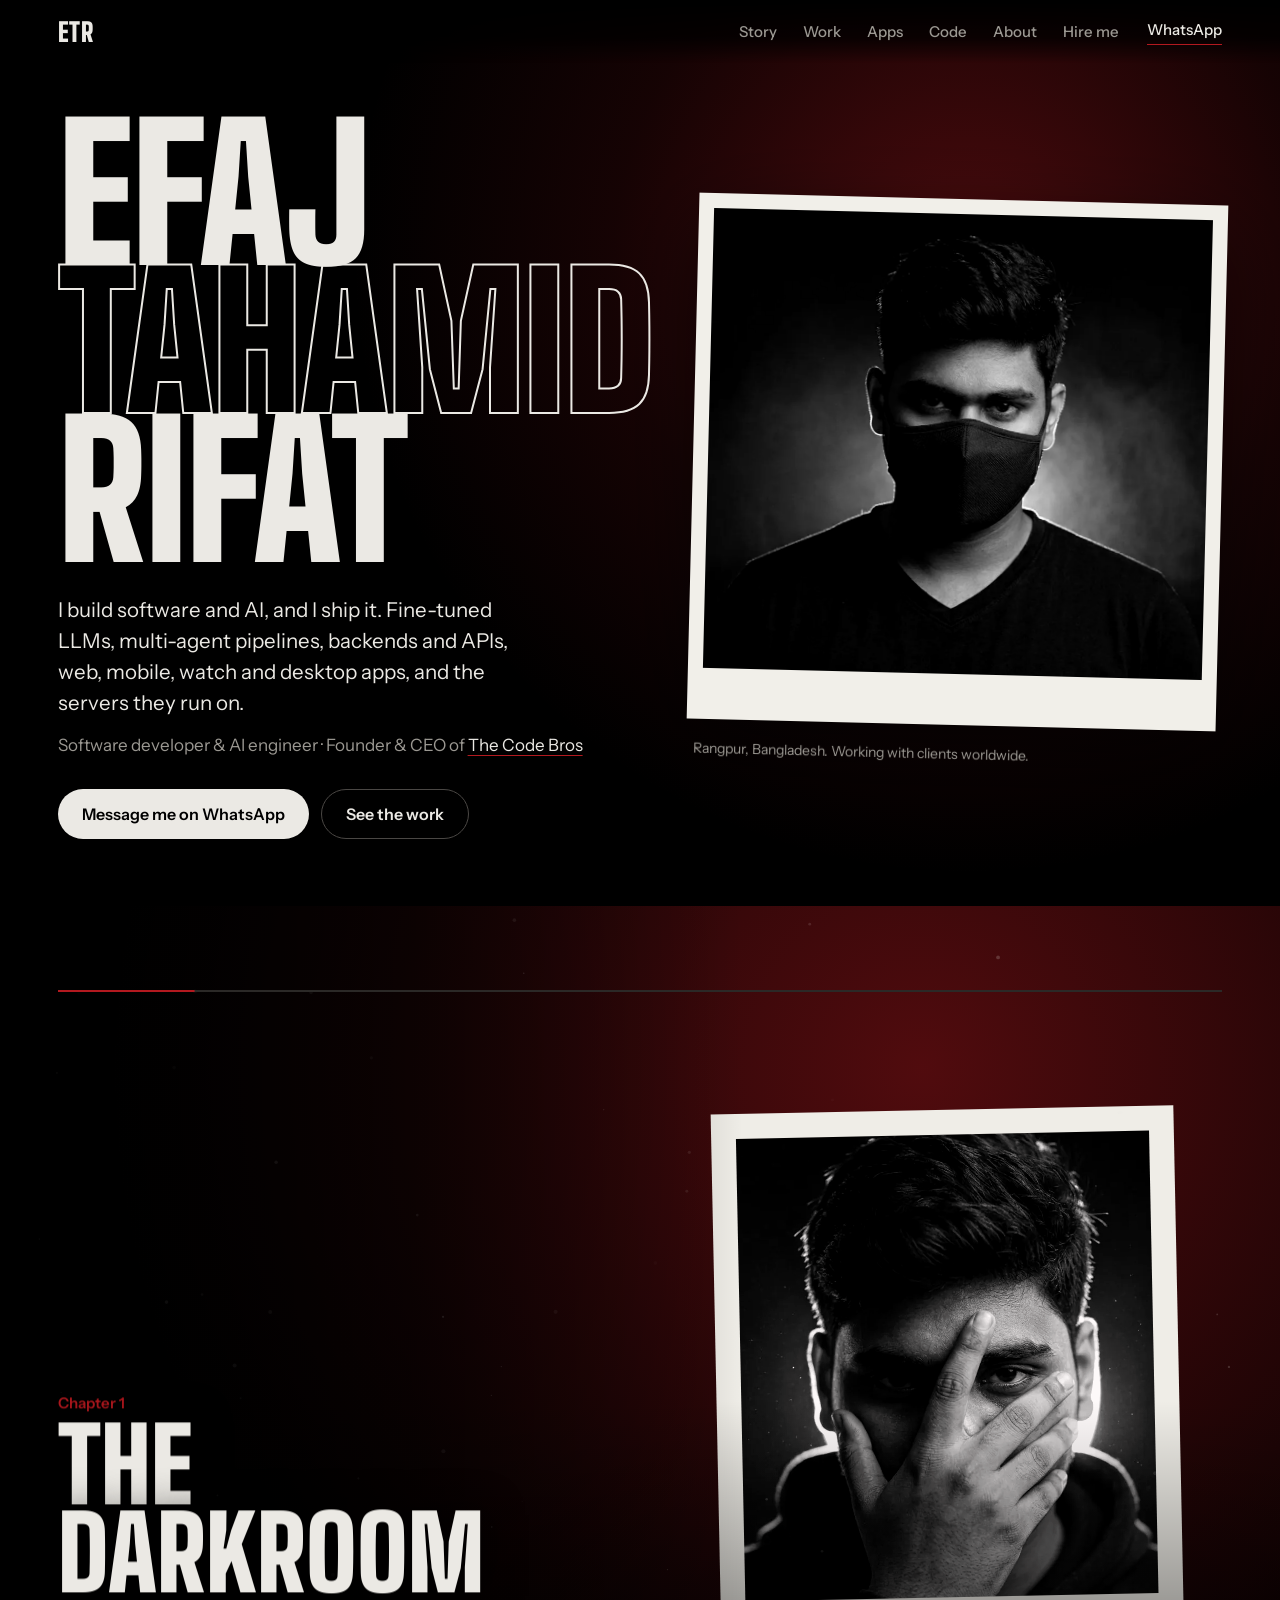
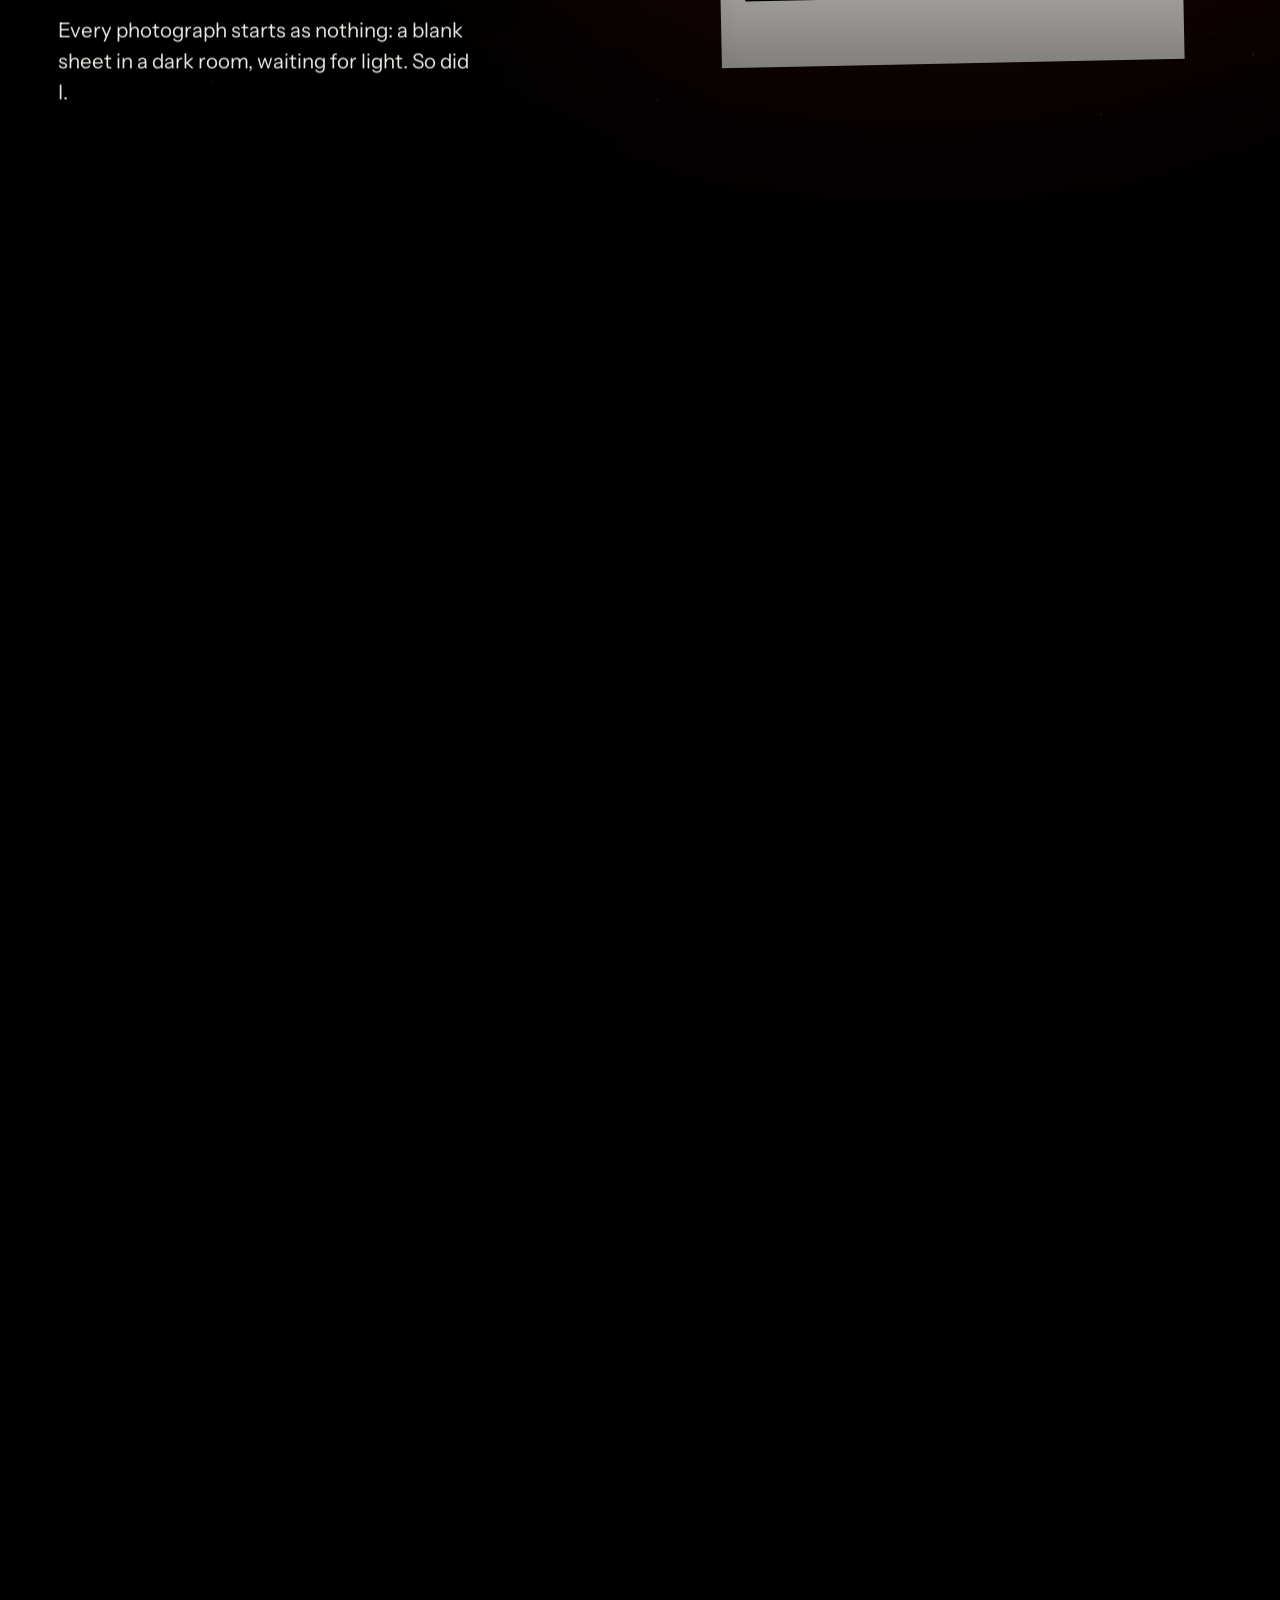
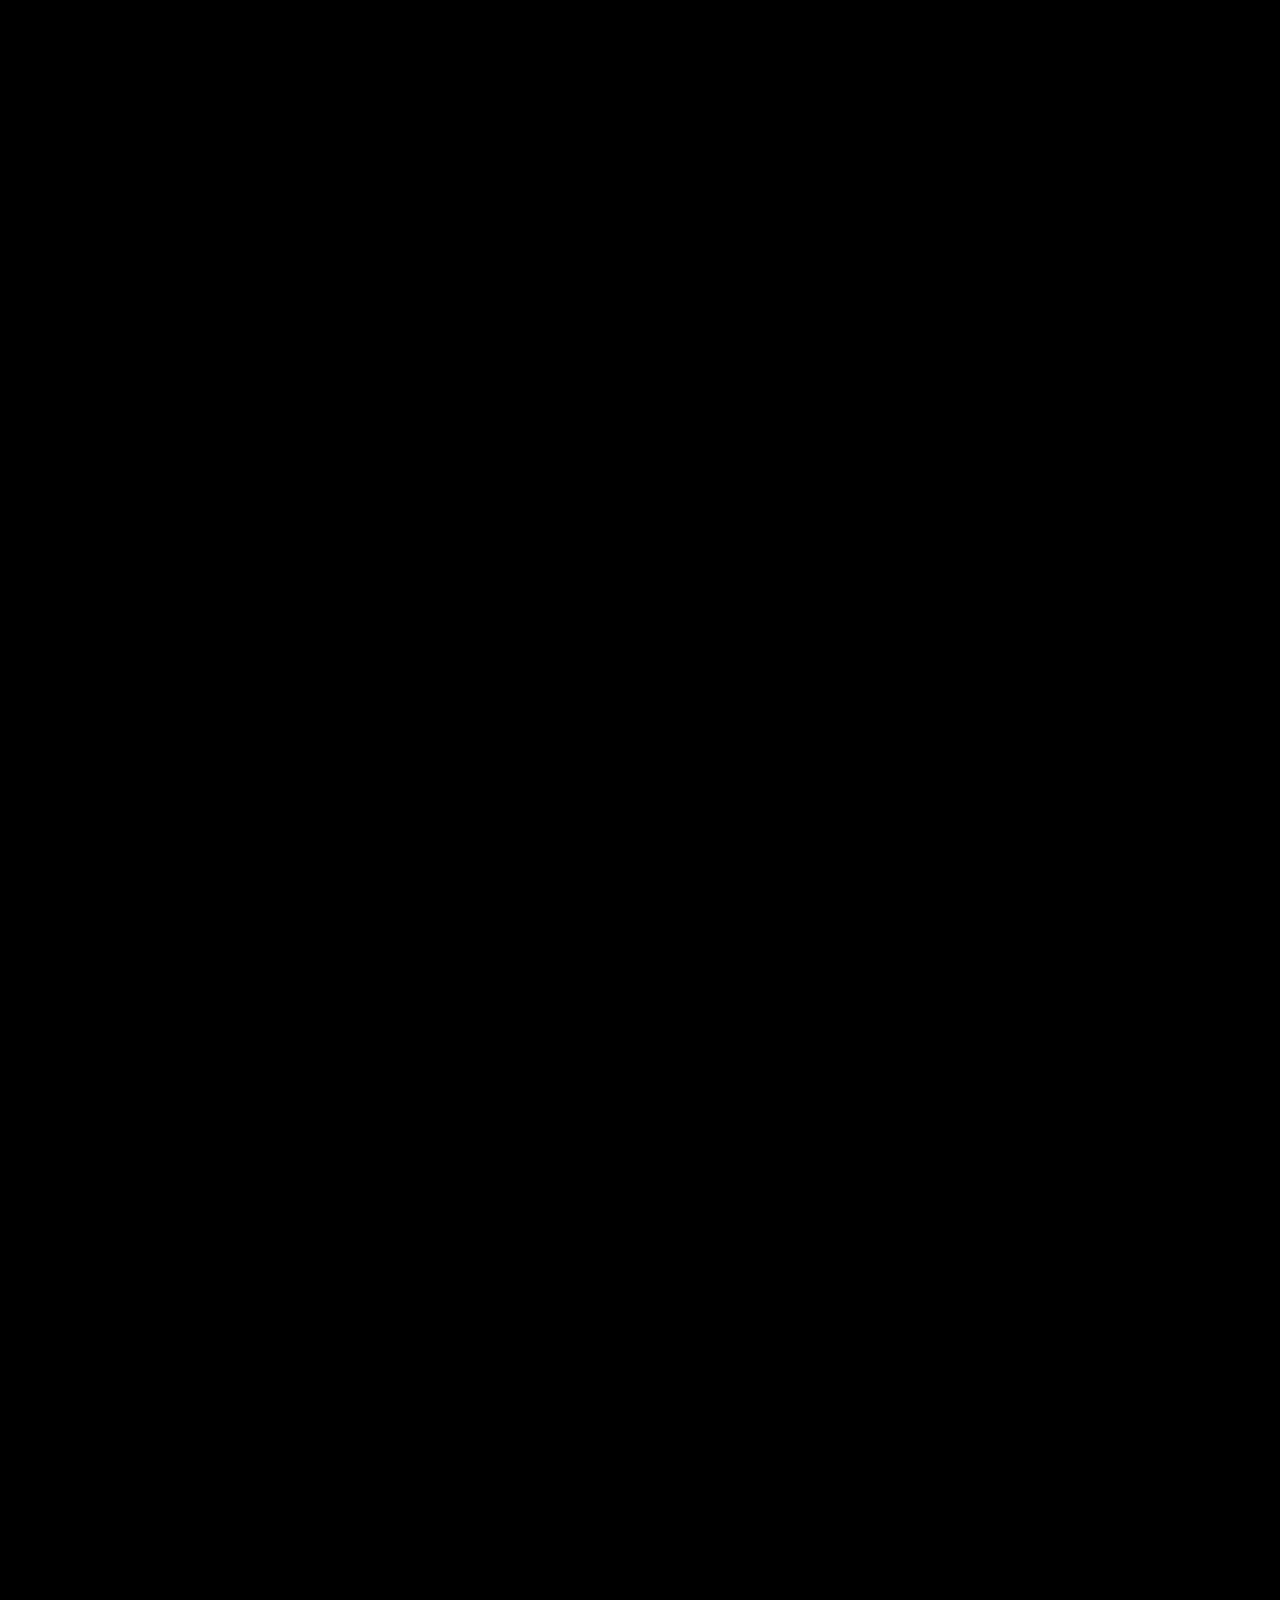
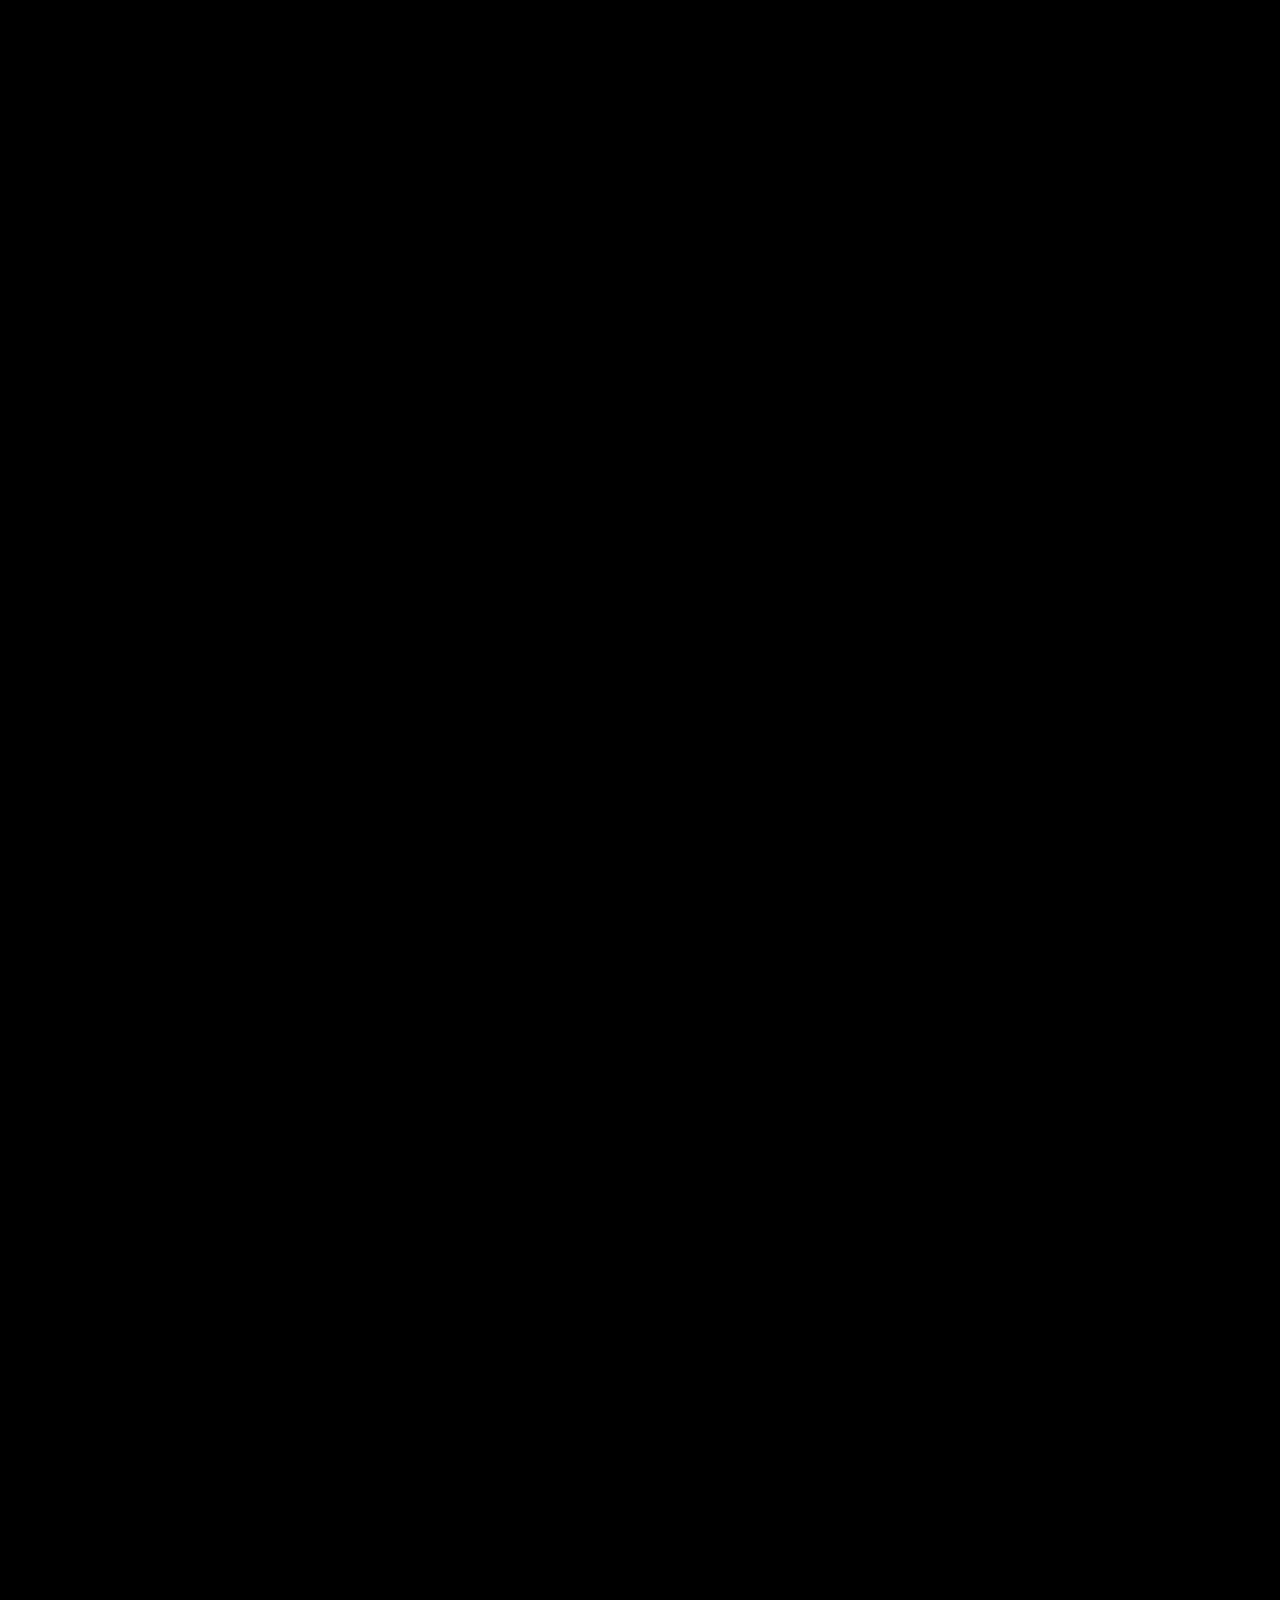
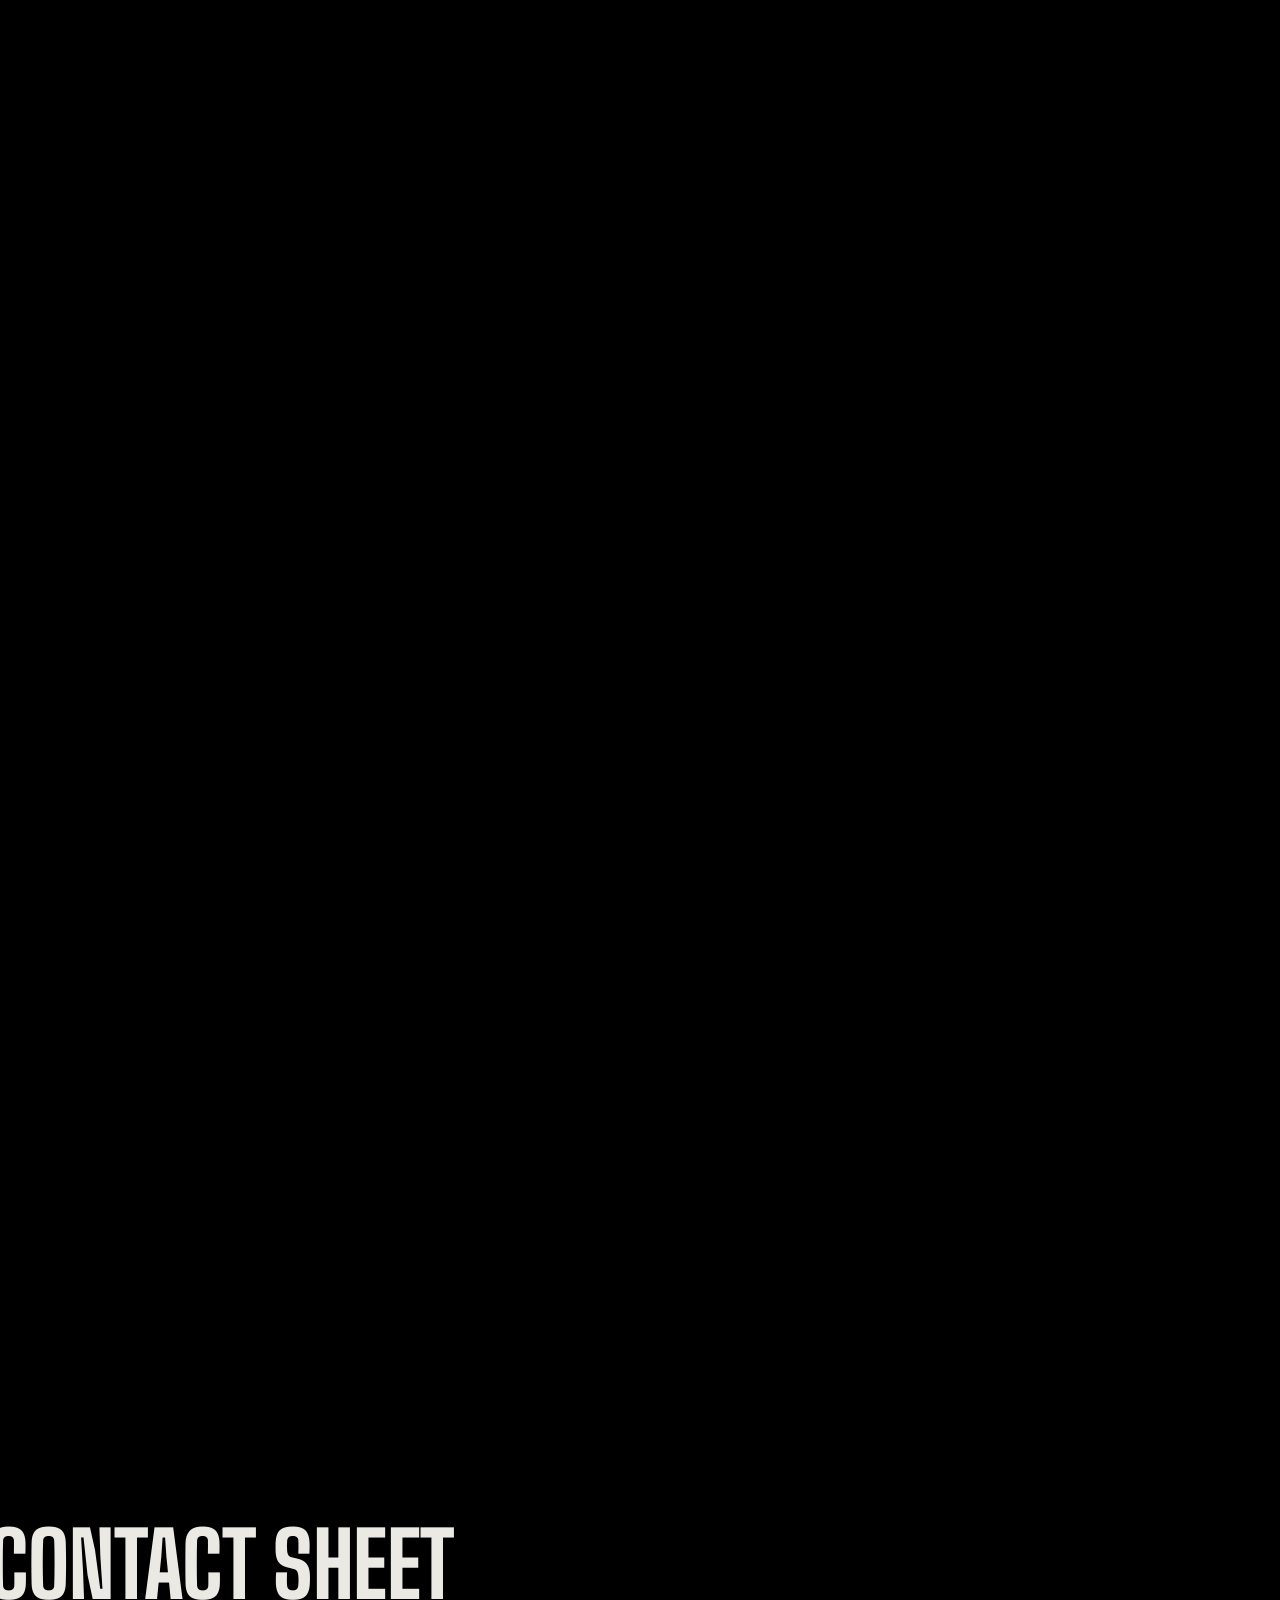
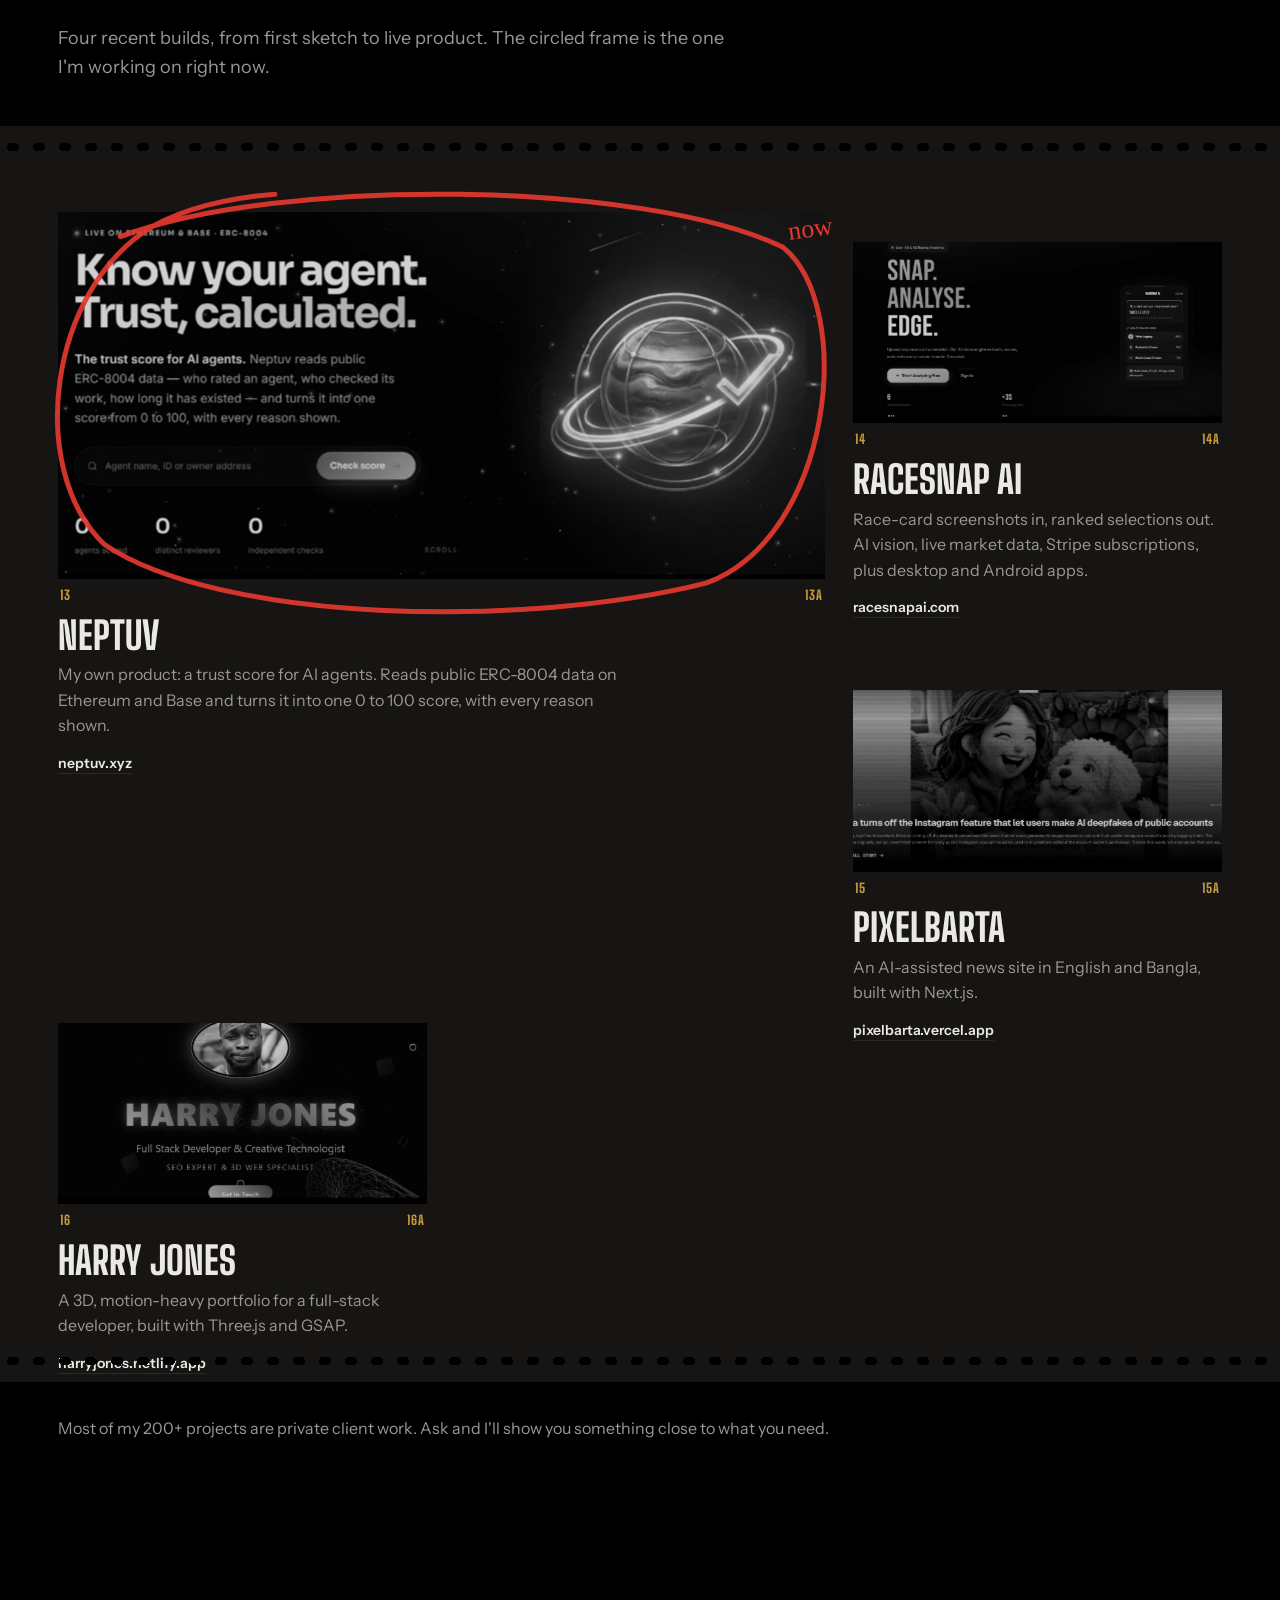
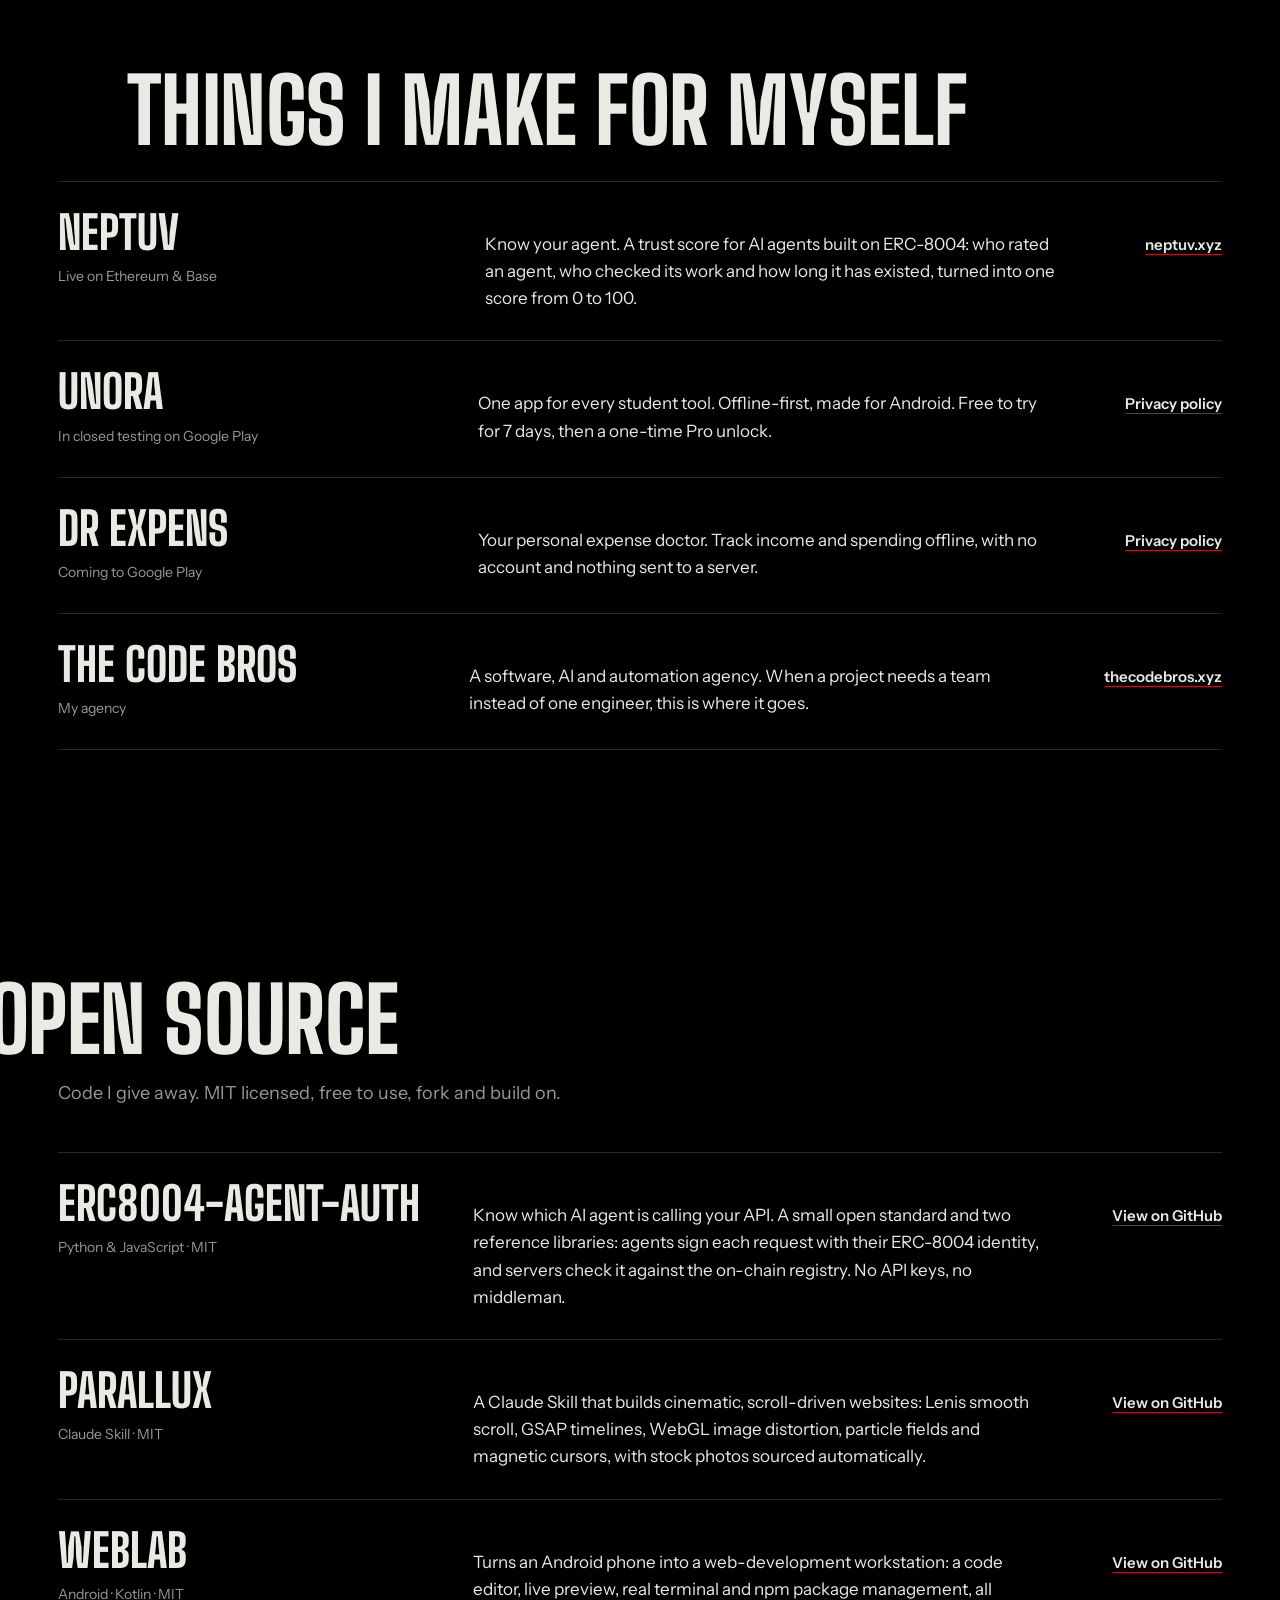
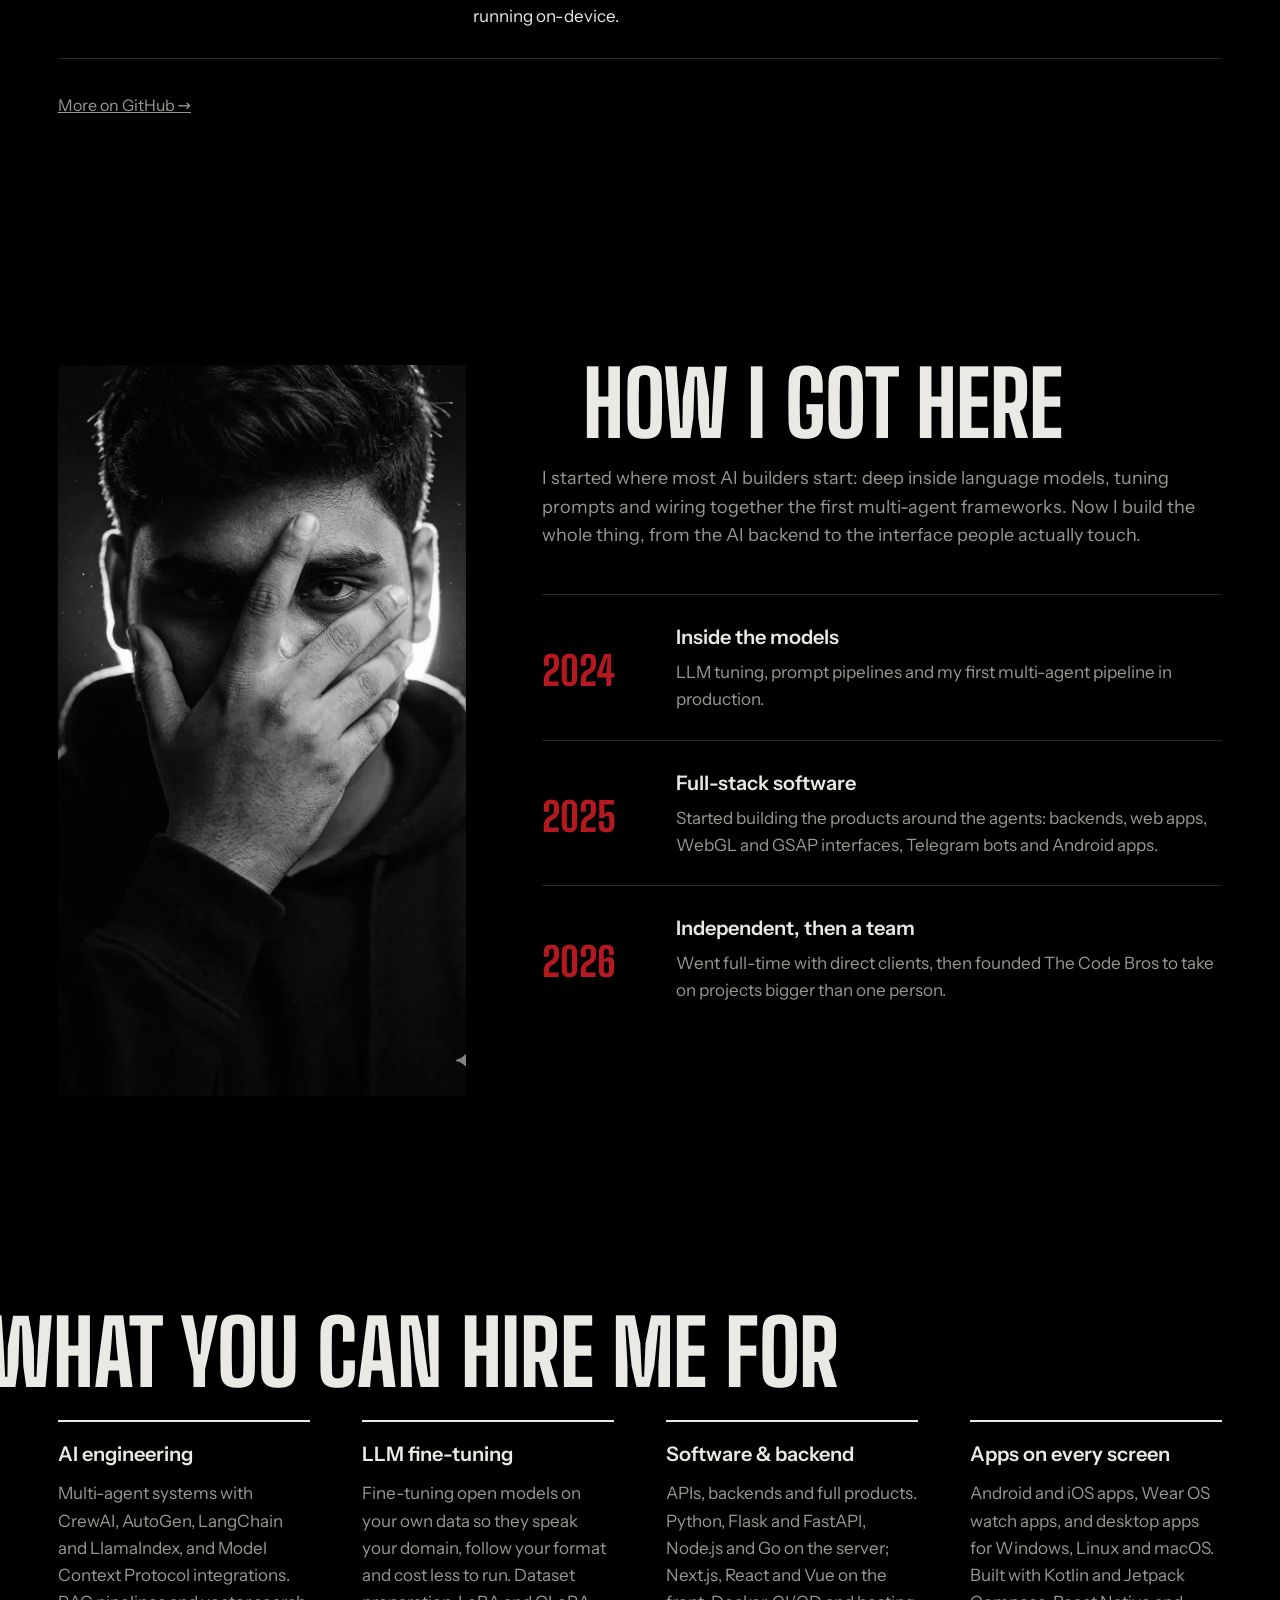
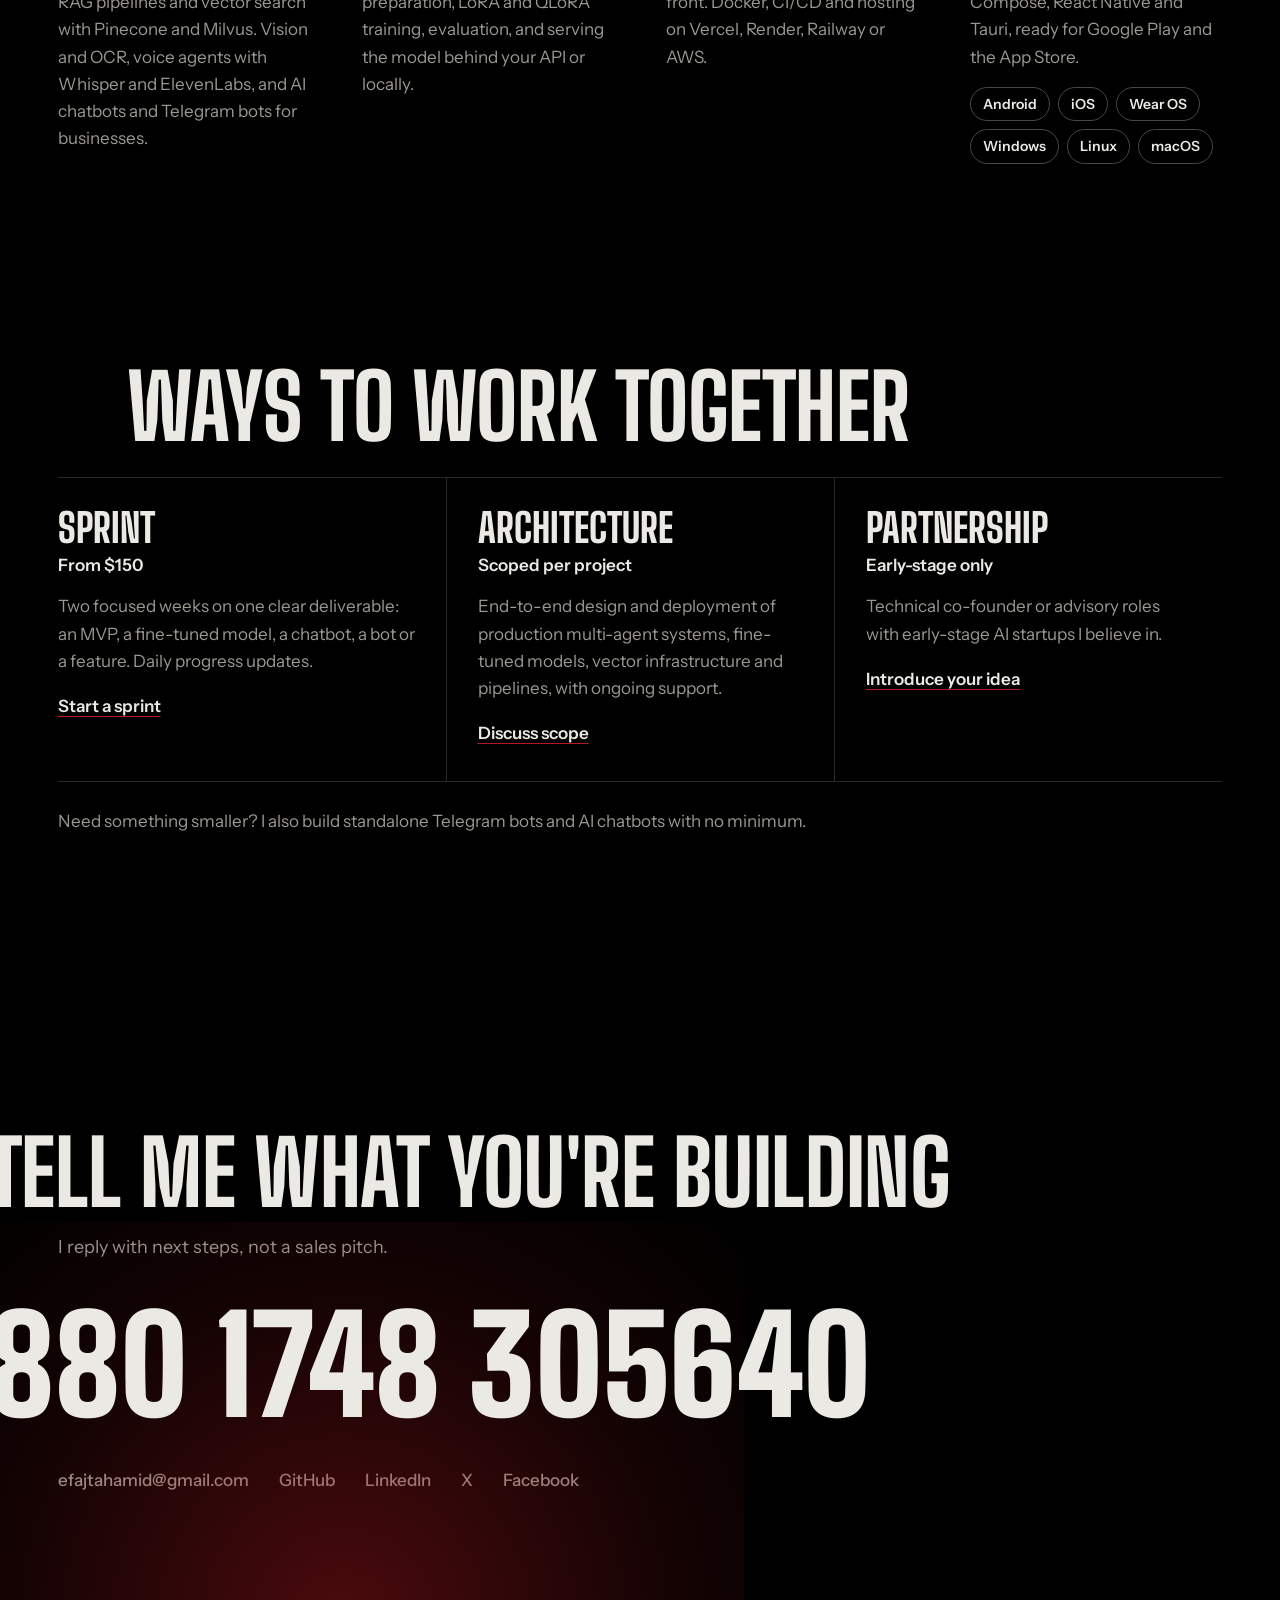
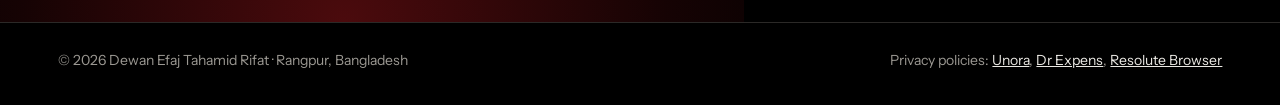
<file: index.html>
<!doctype html>
<html lang="en">
<head>
<meta charset="utf-8">
<meta name="viewport" content="width=device-width, initial-scale=1">
<title>Efaj Tahamid Rifat — Software developer &amp; AI engineer</title>
<meta name="description" content="Dewan Efaj Tahamid Rifat is a software developer and AI engineer. He fine-tunes LLMs, builds multi-agent systems, and ships the software around them: backends, web apps, and Android, iOS, Wear OS and desktop apps. Founder of The Code Bros, based in Rangpur, Bangladesh.">
<meta name="theme-color" content="#000000">
<meta property="og:type" content="website">
<meta property="og:title" content="Efaj Tahamid Rifat — Software developer & AI engineer">
<meta property="og:description" content="Software developer and AI engineer. I fine-tune LLMs, build AI systems and ship the software around them. Founder of The Code Bros.">
<meta property="og:image" content="https://efajtahamid.monster/assets/img/og.jpg">
<meta property="og:url" content="https://efajtahamid.monster/">
<meta name="twitter:card" content="summary_large_image">
<link rel="canonical" href="https://efajtahamid.monster/">
<link rel="icon" type="image/svg+xml" href="assets/img/favicon.svg">
<link rel="preload" href="assets/fonts/big-shoulders-display-latin-900-normal.woff2" as="font" type="font/woff2" crossorigin>
<link rel="preload" href="assets/img/profile_main.webp" as="image">
<link rel="stylesheet" href="assets/css/portfolio.css">
<script>document.documentElement.classList.add("js")</script>
<script type="application/ld+json">
{"@context":"https://schema.org","@type":"Person","name":"Dewan Efaj Tahamid Rifat","alternateName":["Efaj Tahamid Rifat","Efaj"],
 "jobTitle":["Software Developer","AI Engineer"],
 "knowsAbout":["Software development","AI engineering","LLM fine-tuning","Multi-agent systems","RAG","Android development","Web development"],"url":"https://efajtahamid.monster/","image":"https://efajtahamid.monster/assets/img/profile_main.webp",
 "worksFor":{"@type":"Organization","name":"The Code Bros","url":"https://thecodebros.xyz"},
 "address":{"@type":"PostalAddress","addressLocality":"Rangpur","addressCountry":"BD"},
 "sameAs":["https://github.com/EfajTahamidRifat","https://www.linkedin.com/in/efaj-tahamid-rifat-b0b28533b/","https://x.com/et_rifat","https://web.facebook.com/Efajtahamid/"]}
</script>
</head>
<body>
<a class="skip" href="#work">Skip to work</a>

<header class="top">
  <a class="mark" href="#top" aria-label="Efaj Tahamid Rifat, back to top">ETR</a>
  <nav aria-label="Sections">
    <a href="#story">Story</a>
    <a href="#work">Work</a>
    <a href="#apps">Apps</a>
    <a href="#oss">Code</a>
    <a href="#about">About</a>
    <a href="#hire">Hire me</a>
  </nav>
  <a class="top-cta" href="https://wa.me/8801748305640?text=Hi%20Efaj%2C%20I%20saw%20your%20portfolio." target="_blank" rel="noopener">WhatsApp</a>
</header>

<main id="top">

<!-- ============ HERO: the portrait develops under the safelight ============ -->
<section class="hero" aria-labelledby="name">
  <div class="safelight" aria-hidden="true"></div>
  <figure class="print">
    <div class="paper">
      <picture>
        <source srcset="assets/img/profile_main.webp" type="image/webp">
        <img src="assets/profile_main.jpg" width="900" height="830" alt="Black-and-white portrait of Efaj Tahamid Rifat wearing a black mask">
      </picture>
    </div>
    <figcaption>Rangpur, Bangladesh. Working with clients worldwide.</figcaption>
  </figure>

  <div class="hero-copy">
    <h1 id="name" class="name"><span>Efaj</span><span>Tahamid</span><span>Rifat</span></h1>
    <p class="lede">I build software and AI, and I ship it. Fine-tuned LLMs, multi-agent pipelines, backends and APIs, web, mobile, watch and desktop apps, and the servers they run on.</p>
    <p class="role">Software developer &amp; AI engineer · Founder &amp; CEO of <a href="https://thecodebros.xyz" target="_blank" rel="noopener">The Code Bros</a></p>
    <div class="actions">
      <a class="btn btn-light" href="https://wa.me/8801748305640?text=Hi%20Efaj%2C%20I%20have%20a%20project." target="_blank" rel="noopener">Message me on WhatsApp</a>
      <a class="btn btn-line" href="#work">See the work</a>
    </div>
  </div>
</section>

<!-- ============ STORY: scroll-driven chapters ============ -->
<section class="story" id="story" aria-labelledby="story-h">
  <h2 id="story-h" class="sr-only">My story</h2>
  <div class="story-stage">
    <canvas class="story-canvas" aria-hidden="true"></canvas>
    <div class="story-shade" aria-hidden="true"></div>
    <div class="story-bar" aria-hidden="true"><i></i></div>
    <ol class="chapters">
      <li class="ch">
        <span class="ch-no">Chapter 1</span>
        <h3>The darkroom</h3>
        <p>Every photograph starts as nothing: a blank sheet in a dark room, waiting for light. So did I.</p>
      </li>
      <li class="ch">
        <span class="ch-no">Chapter 2</span>
        <h3>Trapped in the machine</h3>
        <p>Then came the code. Builds that broke at 3am, errors I couldn't read, tutorials that stopped working halfway. For a while, the software owned me.</p>
      </li>
      <li class="ch">
        <span class="ch-no">Chapter 3</span>
        <h3>Breaking out</h3>
        <p>I stopped fighting the code and started designing systems. One project, then ten, then more than two hundred. The walls came down.</p>
      </li>
      <li class="ch">
        <span class="ch-no">Chapter 4</span>
        <h3>The AI Godfather</h3>
        <p>Then I started building things that think: agents that plan, research, write code and check each other's work. I don't just write software anymore. I raise it.</p>
      </li>
      <li class="ch">
        <span class="ch-no">Chapter 5</span>
        <h3>Toward superintelligence</h3>
        <p>Every system I ship is a step toward AI that's smarter than the problems we hand it. That's where I'm heading, and I'm taking my clients with me.</p>
        <a class="btn btn-light ch-cta" href="https://wa.me/8801748305640?text=Hi%20Efaj%2C%20let%27s%20build%20something%20intelligent." target="_blank" rel="noopener">Build it with me</a>
      </li>
    </ol>
  </div>
</section>

<!-- ============ WORK: contact sheet ============ -->
<section class="sheet" id="work" aria-labelledby="work-h">
  <div class="wrap">
    <h2 id="work-h" class="h2">Contact sheet</h2>
    <p class="intro">Four recent builds, from first sketch to live product. The circled frame is the one I'm working on right now.</p>
  </div>

  <div class="strip">
    <div class="frames">

      <article class="frame pick">
        <a href="https://neptuv.xyz" target="_blank" rel="noopener">
          <div class="neg"><img src="assets/img/neptuv.webp" width="1400" height="666" alt="Neptuv landing page: Know your agent. Trust, calculated." loading="lazy"></div>
          <div class="edge"><span>13</span><span>13A</span></div>
          <h3>Neptuv</h3>
          <p>My own product: a trust score for AI agents. Reads public ERC-8004 data on Ethereum and Base and turns it into one 0 to 100 score, with every reason shown.</p>
          <span class="url">neptuv.xyz</span>
        </a>
        <svg class="grease" viewBox="0 0 400 260" aria-hidden="true" preserveAspectRatio="none"><path d="M42 40 C 120 6, 300 8, 368 46 C 404 80, 392 210, 330 236 C 240 262, 90 258, 34 214 C -4 172, 6 70, 58 34 C 74 24, 96 18, 118 16"/></svg>
        <span class="note" aria-label="Currently building">now</span>
      </article>


      <article class="frame">
        <a href="https://racesnapai.com" target="_blank" rel="noopener">
          <div class="neg"><img src="assets/img/racesnap.webp" width="1400" height="655" alt="RaceSnap AI landing page: Snap. Analyse. Edge." loading="lazy"></div>
          <div class="edge"><span>14</span><span>14A</span></div>
          <h3>RaceSnap AI</h3>
          <p>Race-card screenshots in, ranked selections out. AI vision, live market data, Stripe subscriptions, plus desktop and Android apps.</p>
          <span class="url">racesnapai.com</span>
        </a>
      </article>


      <article class="frame">
        <a href="https://pixelbarta.vercel.app/" target="_blank" rel="noopener">
          <div class="neg"><img src="assets/img/pixelbarta.webp" width="1400" height="667" alt="Pixelbarta news site showing an AI news story" loading="lazy"></div>
          <div class="edge"><span>15</span><span>15A</span></div>
          <h3>Pixelbarta</h3>
          <p>An AI-assisted news site in English and Bangla, built with Next.js.</p>
          <span class="url">pixelbarta.vercel.app</span>
        </a>
      </article>


      <article class="frame">
        <a href="https://harryjones.netlify.app/" target="_blank" rel="noopener">
          <div class="neg"><img src="assets/img/harry.webp" width="1400" height="643" alt="Harry Jones portfolio with 3D background" loading="lazy"></div>
          <div class="edge"><span>16</span><span>16A</span></div>
          <h3>Harry Jones</h3>
          <p>A 3D, motion-heavy portfolio for a full-stack developer, built with Three.js and GSAP.</p>
          <span class="url">harryjones.netlify.app</span>
        </a>
      </article>

    </div>
  </div>
  <p class="wrap more">Most of my 200+ projects are private client work. Ask and I'll show you something close to what you need.</p>
</section>

<!-- ============ OWN APPS ============ -->
<section class="apps" id="apps" aria-labelledby="apps-h">
  <div class="wrap">
    <h2 id="apps-h" class="h2">Things I make for myself</h2>
    <ul class="app-list">
      <li>
        <div class="app-name"><h3>Neptuv</h3><span class="status">Live on Ethereum &amp; Base</span></div>
        <p>Know your agent. A trust score for AI agents built on ERC-8004: who rated an agent, who checked its work and how long it has existed, turned into one score from 0 to 100.</p>
        <a href="https://neptuv.xyz" target="_blank" rel="noopener">neptuv.xyz</a>
      </li>
      <li>
        <div class="app-name"><h3>Unora</h3><span class="status">In closed testing on Google Play</span></div>
        <p>One app for every student tool. Offline-first, made for Android. Free to try for 7 days, then a one-time Pro unlock.</p>
        <a href="unora/privacy-policy.html">Privacy policy</a>
      </li>
      <li>
        <div class="app-name"><h3>Dr Expens</h3><span class="status">Coming to Google Play</span></div>
        <p>Your personal expense doctor. Track income and spending offline, with no account and nothing sent to a server.</p>
        <a href="dr-expens/privacy-policy.html">Privacy policy</a>
      </li>
      <li>
        <div class="app-name"><h3>The Code Bros</h3><span class="status">My agency</span></div>
        <p>A software, AI and automation agency. When a project needs a team instead of one engineer, this is where it goes.</p>
        <a href="https://thecodebros.xyz" target="_blank" rel="noopener">thecodebros.xyz</a>
      </li>
    </ul>
  </div>
</section>

<!-- ============ OPEN SOURCE ============ -->
<section class="apps oss" id="oss" aria-labelledby="oss-h">
  <div class="wrap">
    <h2 id="oss-h" class="h2">Open source</h2>
    <p class="intro">Code I give away. MIT licensed, free to use, fork and build on.</p>
    <ul class="app-list">
      <li>
        <div class="app-name"><h3>erc8004-agent-auth</h3><span class="status">Python &amp; JavaScript · MIT</span></div>
        <p>Know which AI agent is calling your API. A small open standard and two reference libraries: agents sign each request with their ERC-8004 identity, and servers check it against the on-chain registry. No API keys, no middleman.</p>
        <a href="https://github.com/EfajTahamidRifat/erc8004-agent-auth" target="_blank" rel="noopener">View on GitHub</a>
      </li>
      <li>
        <div class="app-name"><h3>Parallux</h3><span class="status">Claude Skill · MIT</span></div>
        <p>A Claude Skill that builds cinematic, scroll-driven websites: Lenis smooth scroll, GSAP timelines, WebGL image distortion, particle fields and magnetic cursors, with stock photos sourced automatically.</p>
        <a href="https://github.com/EfajTahamidRifat/Parallux" target="_blank" rel="noopener">View on GitHub</a>
      </li>
      <li>
        <div class="app-name"><h3>WebLab</h3><span class="status">Android · Kotlin · MIT</span></div>
        <p>Turns an Android phone into a web-development workstation: a code editor, live preview, real terminal and npm package management, all running on-device.</p>
        <a href="https://github.com/EfajTahamidRifat/WebLab" target="_blank" rel="noopener">View on GitHub</a>
      </li>
    </ul>
    <p class="more"><a href="https://github.com/EfajTahamidRifat" target="_blank" rel="noopener">More on GitHub →</a></p>
  </div>
</section>

<!-- ============ ABOUT + TIMELINE ============ -->
<section class="about" id="about" aria-labelledby="about-h">
  <div class="wrap about-grid">
    <figure class="about-print">
      <picture>
        <source srcset="assets/img/profile_alt.webp" type="image/webp">
        <img src="assets/profile_alt.jpg" width="768" height="1376" alt="Efaj Tahamid Rifat covering half his face with one hand, lit from the side" loading="lazy">
      </picture>
    </figure>
    <div>
      <h2 id="about-h" class="h2">How I got here</h2>
      <p class="intro">I started where most AI builders start: deep inside language models, tuning prompts and wiring together the first multi-agent frameworks. Now I build the whole thing, from the AI backend to the interface people actually touch.</p>
      <ol class="timeline">
        <li><span class="yr">2024</span><div><h3>Inside the models</h3><p>LLM tuning, prompt pipelines and my first multi-agent pipeline in production.</p></div></li>
        <li><span class="yr">2025</span><div><h3>Full-stack software</h3><p>Started building the products around the agents: backends, web apps, WebGL and GSAP interfaces, Telegram bots and Android apps.</p></div></li>
        <li><span class="yr">2026</span><div><h3>Independent, then a team</h3><p>Went full-time with direct clients, then founded The Code Bros to take on projects bigger than one person.</p></div></li>
      </ol>
    </div>
  </div>
</section>

<!-- ============ CAPABILITIES ============ -->
<section class="skills" aria-labelledby="skills-h">
  <div class="wrap">
    <h2 id="skills-h" class="h2">What you can hire me for</h2>
    <div class="skill-cols">
      <div>
        <h3>AI engineering</h3>
        <p>Multi-agent systems with CrewAI, AutoGen, LangChain and LlamaIndex, and Model Context Protocol integrations. RAG pipelines and vector search with Pinecone and Milvus. Vision and OCR, voice agents with Whisper and ElevenLabs, and AI chatbots and Telegram bots for businesses.</p>
      </div>
      <div>
        <h3>LLM fine-tuning</h3>
        <p>Fine-tuning open models on your own data so they speak your domain, follow your format and cost less to run. Dataset preparation, LoRA and QLoRA training, evaluation, and serving the model behind your API or locally.</p>
      </div>
      <div>
        <h3>Software &amp; backend</h3>
        <p>APIs, backends and full products. Python, Flask and FastAPI, Node.js and Go on the server; Next.js, React and Vue on the front. Docker, CI/CD and hosting on Vercel, Render, Railway or AWS.</p>
      </div>
      <div>
        <h3>Apps on every screen</h3>
        <p>Android and iOS apps, Wear OS watch apps, and desktop apps for Windows, Linux and macOS. Built with Kotlin and Jetpack Compose, React Native and Tauri, ready for Google Play and the App Store.</p>
        <ul class="platforms" aria-label="Platforms">
          <li>Android</li><li>iOS</li><li>Wear OS</li><li>Windows</li><li>Linux</li><li>macOS</li>
        </ul>
      </div>
    </div>
  </div>
</section>

<!-- ============ ENGAGEMENTS ============ -->
<section class="hire" id="hire" aria-labelledby="hire-h">
  <div class="wrap">
    <h2 id="hire-h" class="h2">Ways to work together</h2>
    <div class="offers">
      <div class="offer">
        <h3>Sprint</h3>
        <p class="price">From $150</p>
        <p>Two focused weeks on one clear deliverable: an MVP, a fine-tuned model, a chatbot, a bot or a feature. Daily progress updates.</p>
        <a href="https://wa.me/8801748305640?text=Hi%20Efaj%2C%20I%27d%20like%20to%20start%20a%20sprint." target="_blank" rel="noopener">Start a sprint</a>
      </div>
      <div class="offer">
        <h3>Architecture</h3>
        <p class="price">Scoped per project</p>
        <p>End-to-end design and deployment of production multi-agent systems, fine-tuned models, vector infrastructure and pipelines, with ongoing support.</p>
        <a href="https://wa.me/8801748305640?text=Hi%20Efaj%2C%20I%27d%20like%20to%20discuss%20an%20architecture%20project." target="_blank" rel="noopener">Discuss scope</a>
      </div>
      <div class="offer">
        <h3>Partnership</h3>
        <p class="price">Early-stage only</p>
        <p>Technical co-founder or advisory roles with early-stage AI startups I believe in.</p>
        <a href="https://wa.me/8801748305640?text=Hi%20Efaj%2C%20I%27d%20like%20to%20introduce%20my%20startup." target="_blank" rel="noopener">Introduce your idea</a>
      </div>
    </div>
    <p class="small-job">Need something smaller? I also build standalone Telegram bots and AI chatbots with no minimum.</p>
  </div>
</section>

<!-- ============ CONTACT ============ -->
<section class="contact" id="contact" aria-labelledby="contact-h">
  <div class="safelight low" aria-hidden="true"></div>
  <div class="wrap">
    <h2 id="contact-h" class="h2">Tell me what you're building</h2>
    <p class="intro">I reply with next steps, not a sales pitch.</p>
    <a class="phone" href="https://wa.me/8801748305640" target="_blank" rel="noopener">+880 1748 305640</a>
    <ul class="socials">
      <li><a href="mailto:efajtahamid@gmail.com">efajtahamid@gmail.com</a></li>
      <li><a href="https://github.com/EfajTahamidRifat" target="_blank" rel="noopener">GitHub</a></li>
      <li><a href="https://www.linkedin.com/in/efaj-tahamid-rifat-b0b28533b/" target="_blank" rel="noopener">LinkedIn</a></li>
      <li><a href="https://x.com/et_rifat" target="_blank" rel="noopener">X</a></li>
      <li><a href="https://web.facebook.com/Efajtahamid/" target="_blank" rel="noopener">Facebook</a></li>
    </ul>
  </div>
</section>

</main>

<footer class="foot">
  <div class="wrap foot-row">
    <span>© 2026 Dewan Efaj Tahamid Rifat · Rangpur, Bangladesh</span>
    <span>Privacy policies: <a href="unora/privacy-policy.html">Unora</a>, <a href="dr-expens/privacy-policy.html">Dr Expens</a>, <a href="resolute/privacy-policy.html">Resolute Browser</a></span>
  </div>
</footer>

<script src="assets/js/gsap.min.js" defer></script>
<script src="assets/js/ScrollTrigger.min.js" defer></script>
<script src="assets/js/lenis.min.js" defer></script>
<script src="assets/js/story.js" defer></script>
<script src="assets/js/portfolio.js" defer></script>
</body>
</html>
</file>
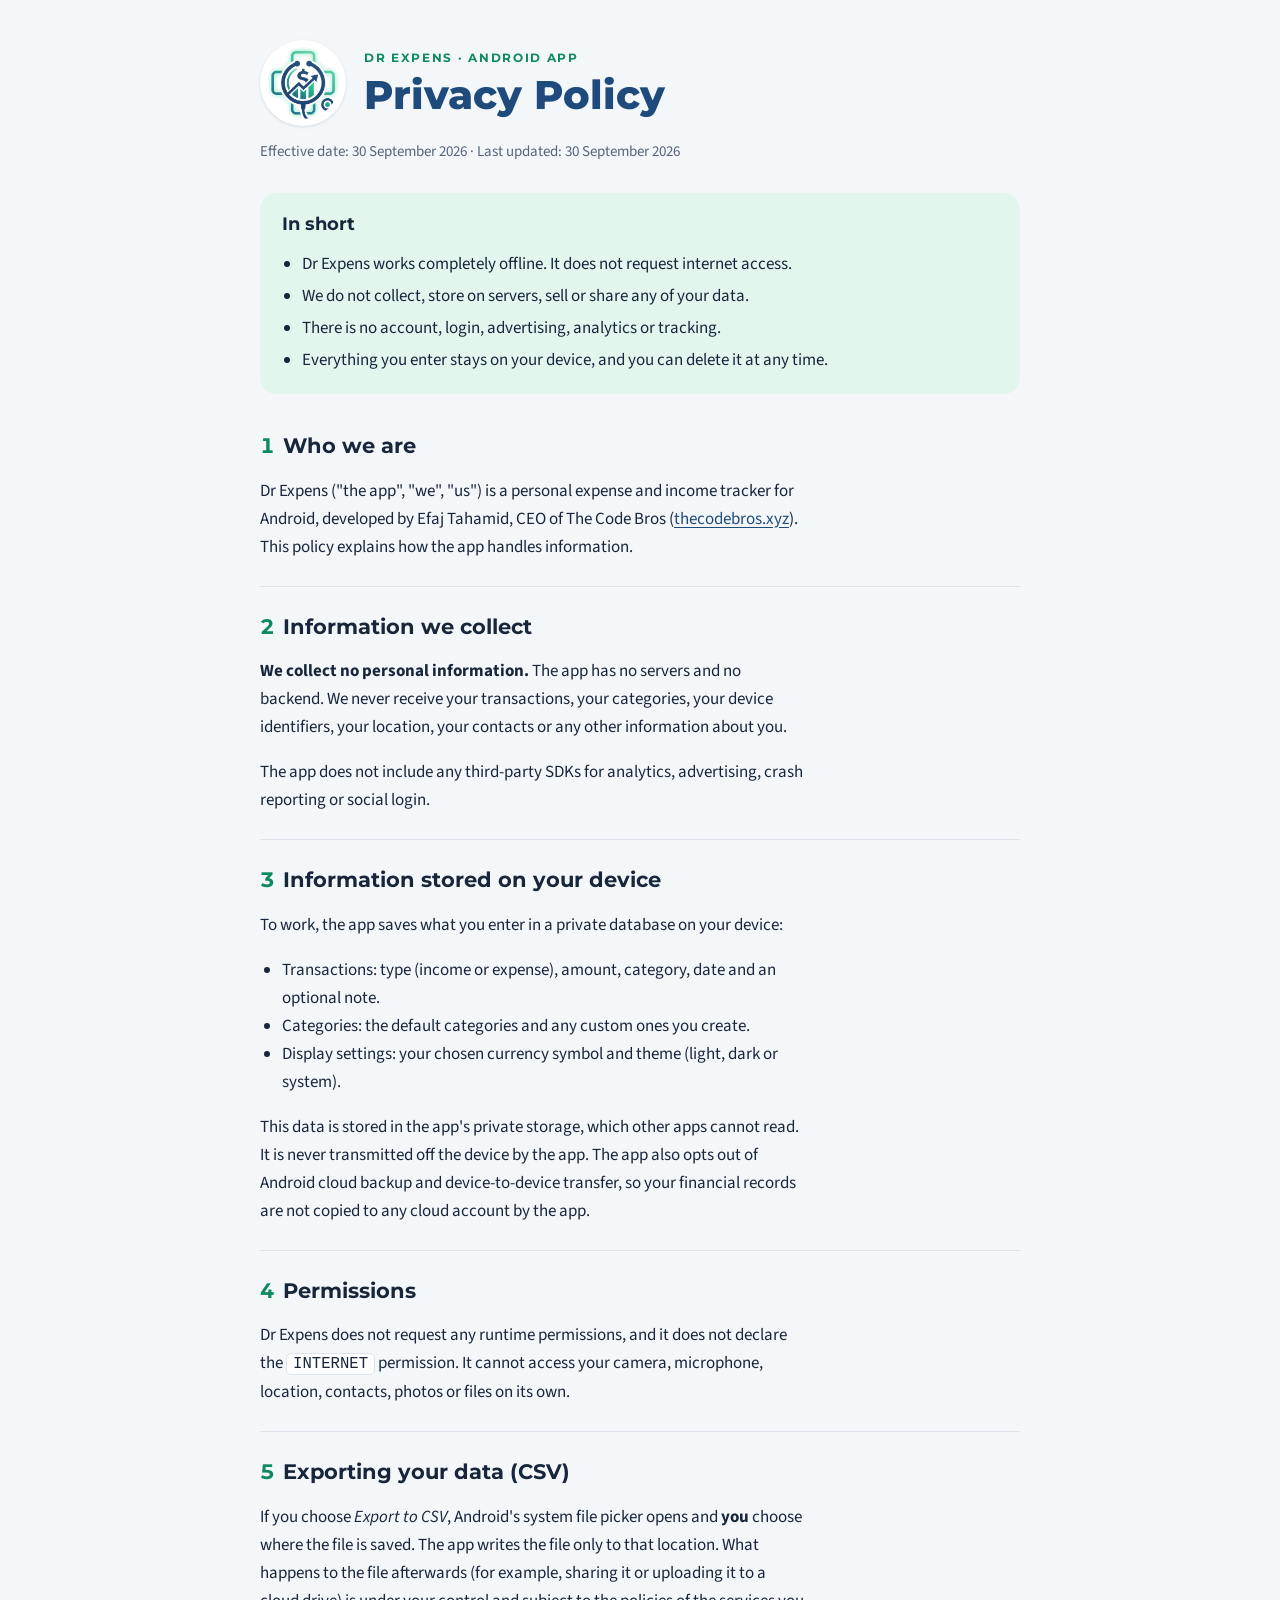
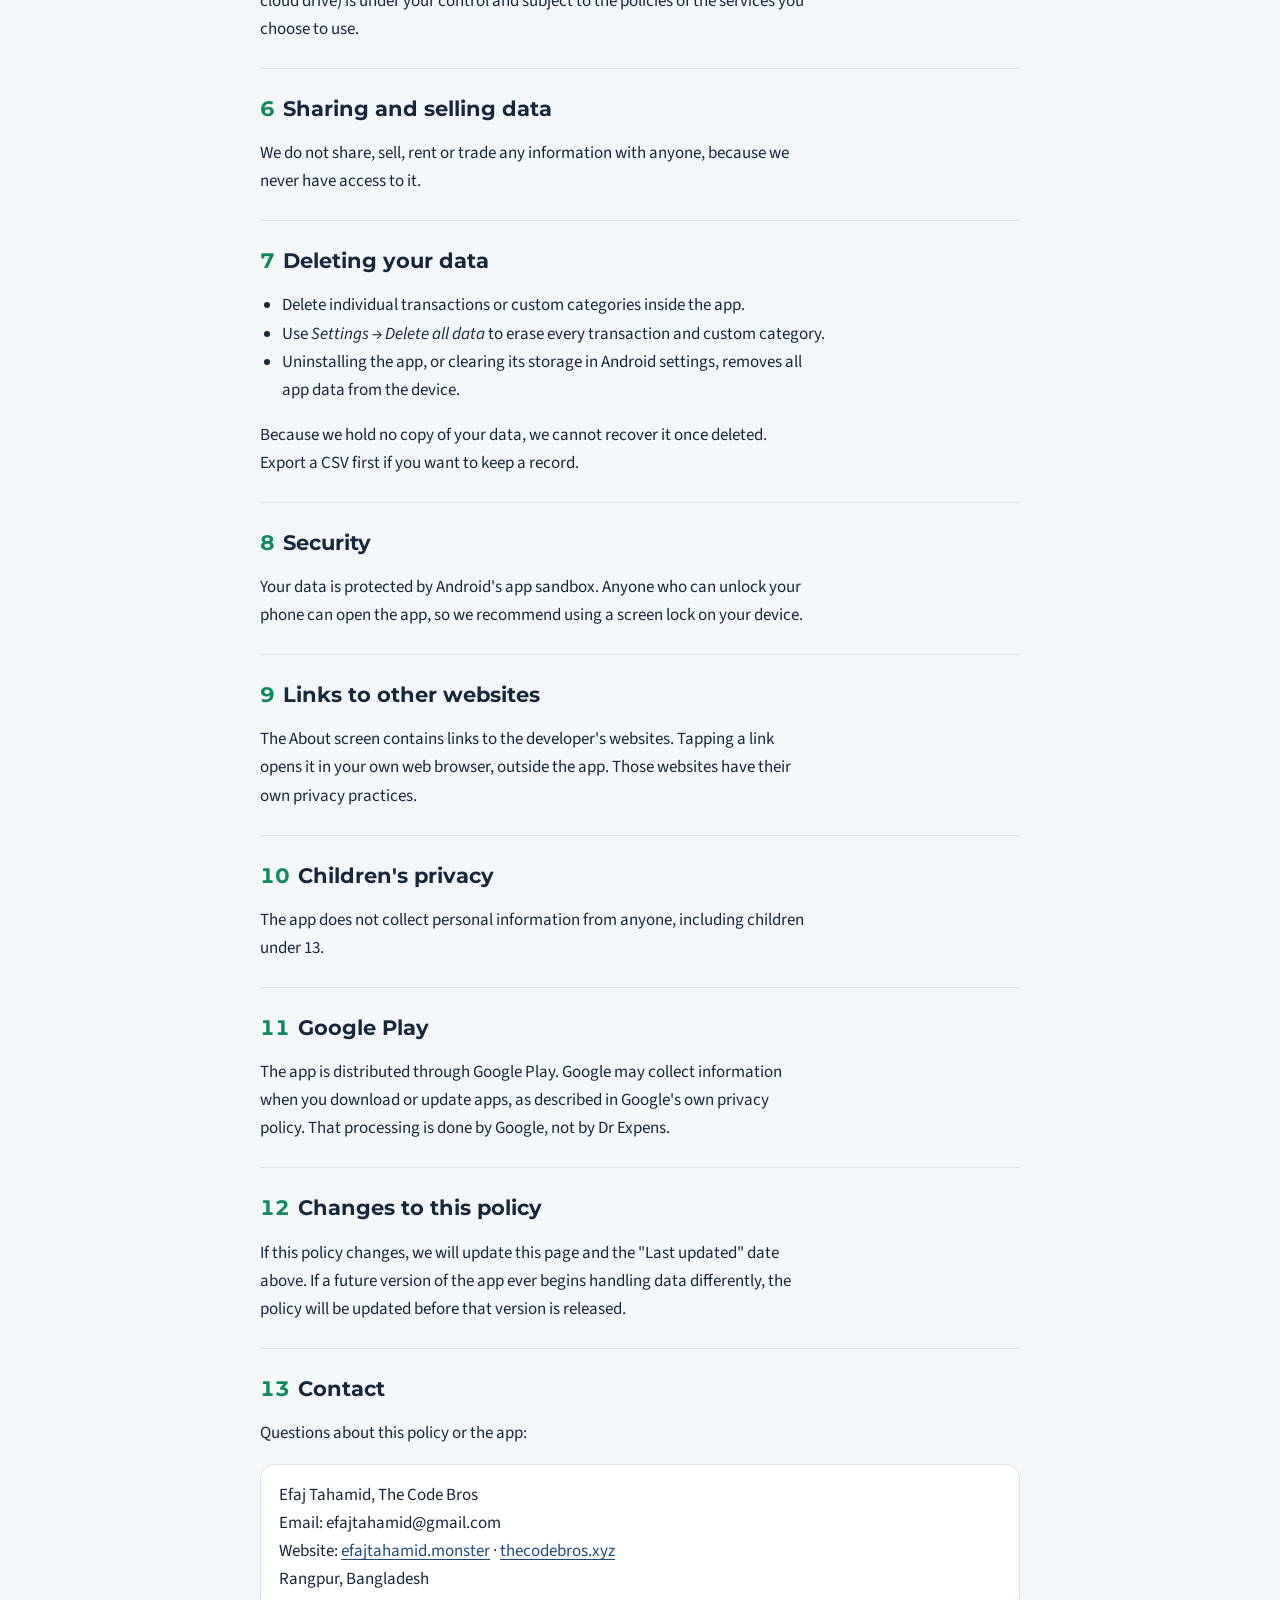
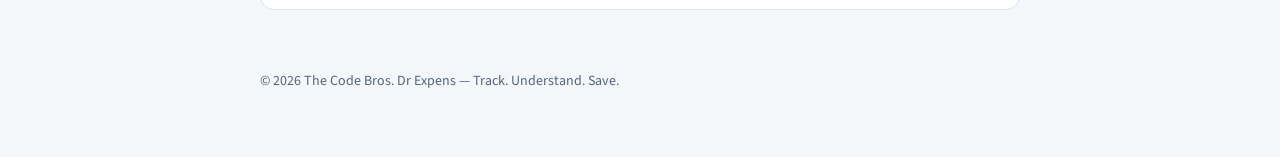
<file: dr-expens/privacy-policy.html>
<!doctype html><html lang="en"><head><meta charset="utf-8"><meta name="viewport" content="width=device-width, initial-scale=1">
<title>Dr Expens Privacy Policy</title>
<meta name="description" content="Privacy Policy for Dr Expens, the offline personal expense and income tracker for Android.">
<link rel="preconnect" href="https://fonts.googleapis.com">
<link rel="stylesheet" href="https://fonts.googleapis.com/css2?family=Montserrat:wght@600;700;800&family=Source+Sans+3:wght@400;600&display=swap">
<style>
  /* Layout: single readable column, brand header, facts panel up top, numbered legal sections below */
  :root {
    --bg: #F4F7FA;
    --surface: #FFFFFF;
    --ink: #17263A;
    --muted: #55657A;
    --line: #DCE3EC;
    --navy: #1F4A7C;
    --green: #0F8A60;
    --green-soft: #E3F6EE;
    --font-display: "Montserrat", "Segoe UI", system-ui, sans-serif;
    --font-body: "Source Sans 3", "Segoe UI", system-ui, -apple-system, sans-serif;
  }
  @media (prefers-color-scheme: dark) {
    :root:not([data-theme="light"]) {
      --bg: #0E1726; --surface: #152236; --ink: #E4EAF2; --muted: #9FB0C4; --line: #26364D;
      --navy: #A7C8FF; --green: #5FE0A8; --green-soft: #173A33; color-scheme: dark;
    }
  }
  :root[data-theme="dark"] {
    --bg: #0E1726; --surface: #152236; --ink: #E4EAF2; --muted: #9FB0C4; --line: #26364D;
    --navy: #A7C8FF; --green: #5FE0A8; --green-soft: #173A33; color-scheme: dark;
  }
  body { background: var(--bg); color: var(--ink); font-family: var(--font-body); font-size: 17px; line-height: 1.65; }
  .wrap { max-width: 760px; margin: 0 auto; padding-inline: 20px; padding-block: 40px 64px; }
  header { display: flex; gap: 18px; align-items: center; flex-wrap: wrap; }
  .logo { width: 72px; height: 72px; border-radius: 50%; background: #FFFFFF; padding: 7px; box-shadow: 0 1px 3px rgba(0,0,0,.12); flex: none; }
  .brand { min-width: 0; }
  .eyebrow { font-family: var(--font-display); font-weight: 700; font-size: 12px; letter-spacing: .14em; text-transform: uppercase; color: var(--green); margin: 0; }
  h1 { font-family: var(--font-display); font-weight: 800; font-size: clamp(28px, 5vw, 40px); line-height: 1.15; margin: 4px 0 0; color: var(--navy); text-wrap: balance; }
  .meta { color: var(--muted); font-size: 15px; margin: 14px 0 0; }
  .facts { margin-top: 28px; background: var(--green-soft); border-radius: 16px; padding: 20px 22px; display: grid; gap: 10px; }
  .facts h2 { margin: 0 0 4px; font-size: 18px; }
  .facts ul { margin: 0; padding-left: 20px; display: grid; gap: 4px; }
  main { margin-top: 12px; }
  section { padding-top: 26px; border-bottom: 1px solid var(--line); padding-bottom: 8px; }
  section:last-of-type { border-bottom: 0; }
  h2 { font-family: var(--font-display); font-weight: 700; font-size: 21px; line-height: 1.3; color: var(--ink); margin: 0 0 8px; text-wrap: balance; }
  h2 .n { color: var(--green); margin-right: 8px; font-variant-numeric: tabular-nums; }
  p, li { max-width: 68ch; }
  ul { padding-left: 22px; }
  a { color: var(--navy); text-underline-offset: 3px; }
  a:focus-visible { outline: 2px solid var(--green); outline-offset: 2px; border-radius: 3px; }
  code { font-size: .92em; background: var(--surface); border: 1px solid var(--line); padding: 1px 6px; border-radius: 5px; }
  .contact { background: var(--surface); border: 1px solid var(--line); border-radius: 14px; padding: 16px 18px; margin: 8px 0 16px; overflow-wrap: anywhere; }
  footer { margin-top: 36px; color: var(--muted); font-size: 14px; }
</style>
</head><body style="margin:0">

<div class="wrap">
  <header>
    <img class="logo" alt="Dr Expens logo" src="[data-uri]">
    <div class="brand">
      <p class="eyebrow">Dr Expens · Android app</p>
      <h1>Privacy Policy</h1>
    </div>
  </header>
  <p class="meta">Effective date: 30 September 2026 · Last updated: 30 September 2026</p>

  <div class="facts" aria-label="Summary">
    <h2>In short</h2>
    <ul>
      <li>Dr Expens works completely offline. It does not request internet access.</li>
      <li>We do not collect, store on servers, sell or share any of your data.</li>
      <li>There is no account, login, advertising, analytics or tracking.</li>
      <li>Everything you enter stays on your device, and you can delete it at any time.</li>
    </ul>
  </div>

  <main>
    <section>
      <h2><span class="n">1</span>Who we are</h2>
      <p>Dr Expens ("the app", "we", "us") is a personal expense and income tracker for Android, developed by Efaj Tahamid, CEO of The Code Bros (<a href="https://thecodebros.xyz" rel="noopener">thecodebros.xyz</a>). This policy explains how the app handles information.</p>
    </section>

    <section>
      <h2><span class="n">2</span>Information we collect</h2>
      <p><strong>We collect no personal information.</strong> The app has no servers and no backend. We never receive your transactions, your categories, your device identifiers, your location, your contacts or any other information about you.</p>
      <p>The app does not include any third-party SDKs for analytics, advertising, crash reporting or social login.</p>
    </section>

    <section>
      <h2><span class="n">3</span>Information stored on your device</h2>
      <p>To work, the app saves what you enter in a private database on your device:</p>
      <ul>
        <li>Transactions: type (income or expense), amount, category, date and an optional note.</li>
        <li>Categories: the default categories and any custom ones you create.</li>
        <li>Display settings: your chosen currency symbol and theme (light, dark or system).</li>
      </ul>
      <p>This data is stored in the app's private storage, which other apps cannot read. It is never transmitted off the device by the app. The app also opts out of Android cloud backup and device-to-device transfer, so your financial records are not copied to any cloud account by the app.</p>
    </section>

    <section>
      <h2><span class="n">4</span>Permissions</h2>
      <p>Dr Expens does not request any runtime permissions, and it does not declare the <code>INTERNET</code> permission. It cannot access your camera, microphone, location, contacts, photos or files on its own.</p>
    </section>

    <section>
      <h2><span class="n">5</span>Exporting your data (CSV)</h2>
      <p>If you choose <em>Export to CSV</em>, Android's system file picker opens and <strong>you</strong> choose where the file is saved. The app writes the file only to that location. What happens to the file afterwards (for example, sharing it or uploading it to a cloud drive) is under your control and subject to the policies of the services you choose to use.</p>
    </section>

    <section>
      <h2><span class="n">6</span>Sharing and selling data</h2>
      <p>We do not share, sell, rent or trade any information with anyone, because we never have access to it.</p>
    </section>

    <section>
      <h2><span class="n">7</span>Deleting your data</h2>
      <ul>
        <li>Delete individual transactions or custom categories inside the app.</li>
        <li>Use <em>Settings → Delete all data</em> to erase every transaction and custom category.</li>
        <li>Uninstalling the app, or clearing its storage in Android settings, removes all app data from the device.</li>
      </ul>
      <p>Because we hold no copy of your data, we cannot recover it once deleted. Export a CSV first if you want to keep a record.</p>
    </section>

    <section>
      <h2><span class="n">8</span>Security</h2>
      <p>Your data is protected by Android's app sandbox. Anyone who can unlock your phone can open the app, so we recommend using a screen lock on your device.</p>
    </section>

    <section>
      <h2><span class="n">9</span>Links to other websites</h2>
      <p>The About screen contains links to the developer's websites. Tapping a link opens it in your own web browser, outside the app. Those websites have their own privacy practices.</p>
    </section>

    <section>
      <h2><span class="n">10</span>Children's privacy</h2>
      <p>The app does not collect personal information from anyone, including children under 13.</p>
    </section>

    <section>
      <h2><span class="n">11</span>Google Play</h2>
      <p>The app is distributed through Google Play. Google may collect information when you download or update apps, as described in Google's own privacy policy. That processing is done by Google, not by Dr Expens.</p>
    </section>

    <section>
      <h2><span class="n">12</span>Changes to this policy</h2>
      <p>If this policy changes, we will update this page and the "Last updated" date above. If a future version of the app ever begins handling data differently, the policy will be updated before that version is released.</p>
    </section>

    <section>
      <h2><span class="n">13</span>Contact</h2>
      <p>Questions about this policy or the app:</p>
      <div class="contact">
        Efaj Tahamid, The Code Bros<br>
        Email: efajtahamid@gmail.com<br>
        Website: <a href="https://efajtahamid.monster" rel="noopener">efajtahamid.monster</a> · <a href="https://thecodebros.xyz" rel="noopener">thecodebros.xyz</a><br>
        Rangpur, Bangladesh
      </div>
    </section>
  </main>

  <footer>© 2026 The Code Bros. Dr Expens — Track. Understand. Save.</footer>
</div>
</body></html>
</file>
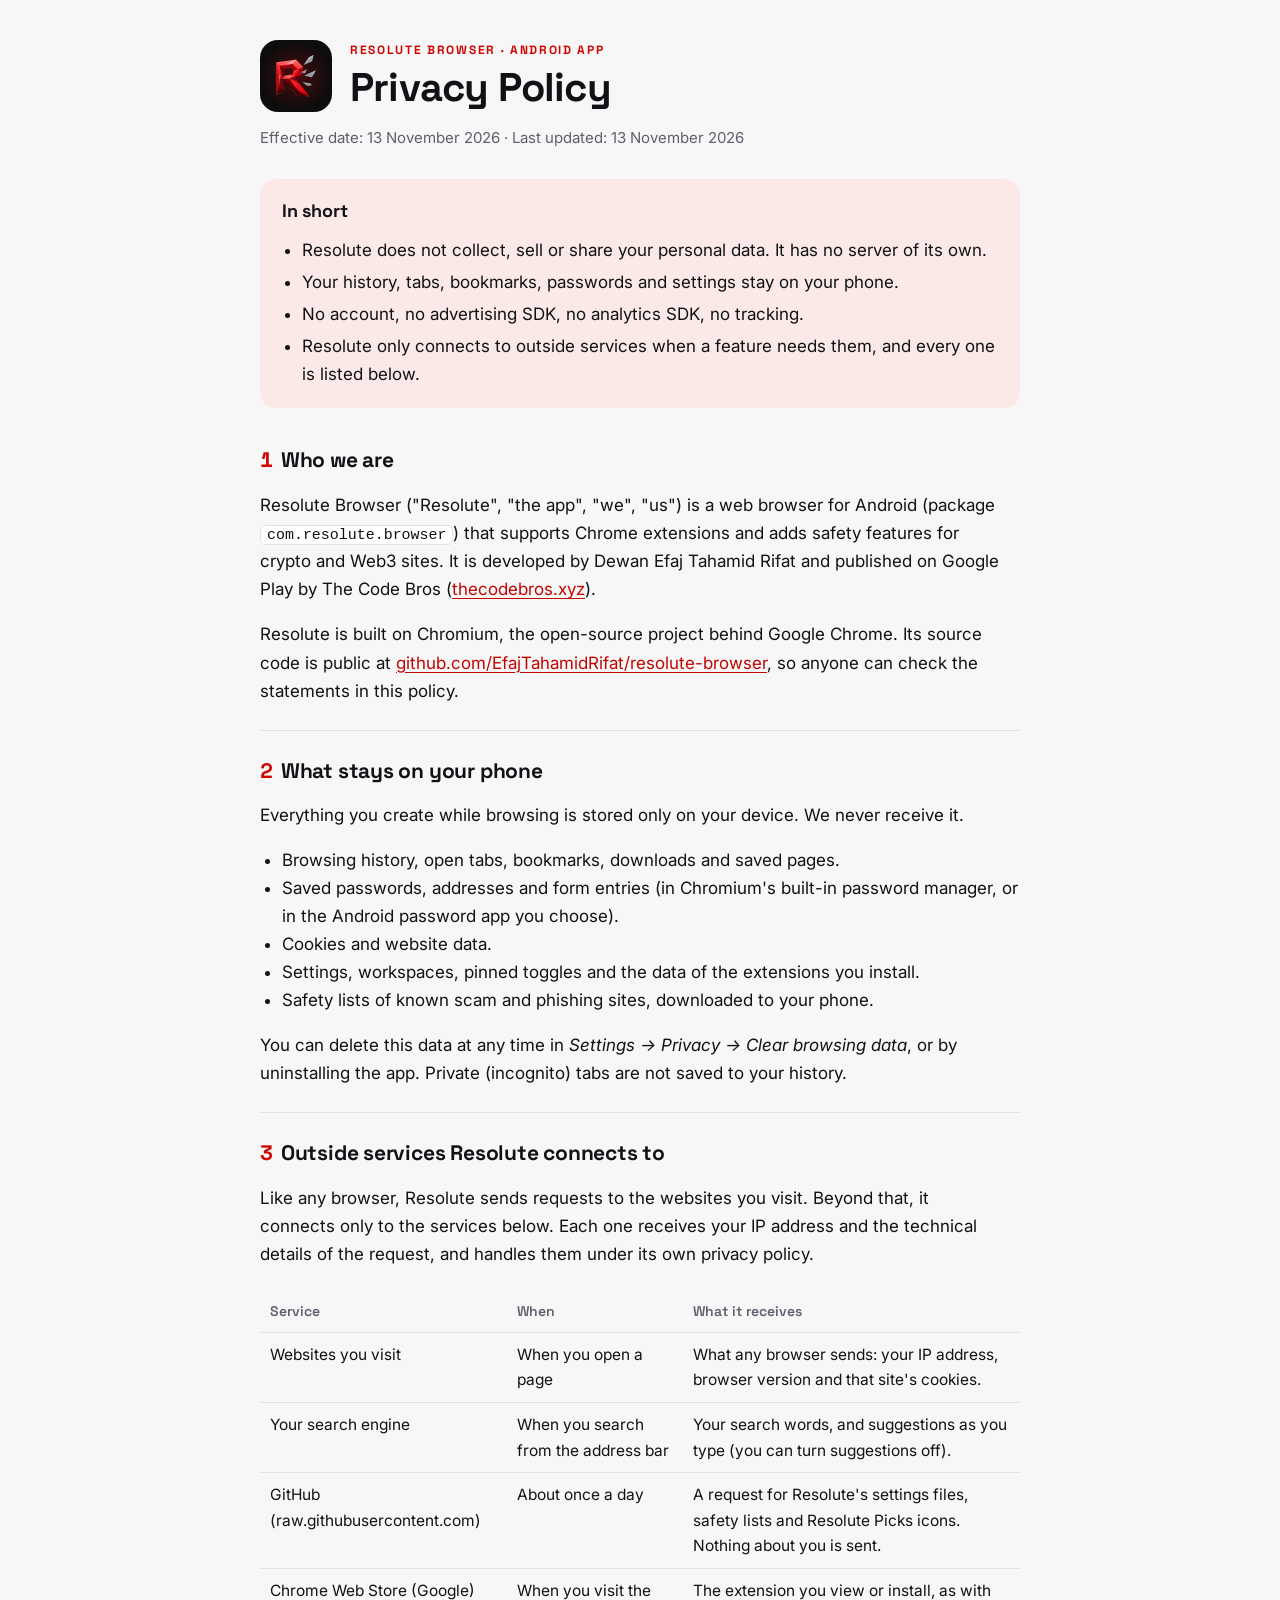
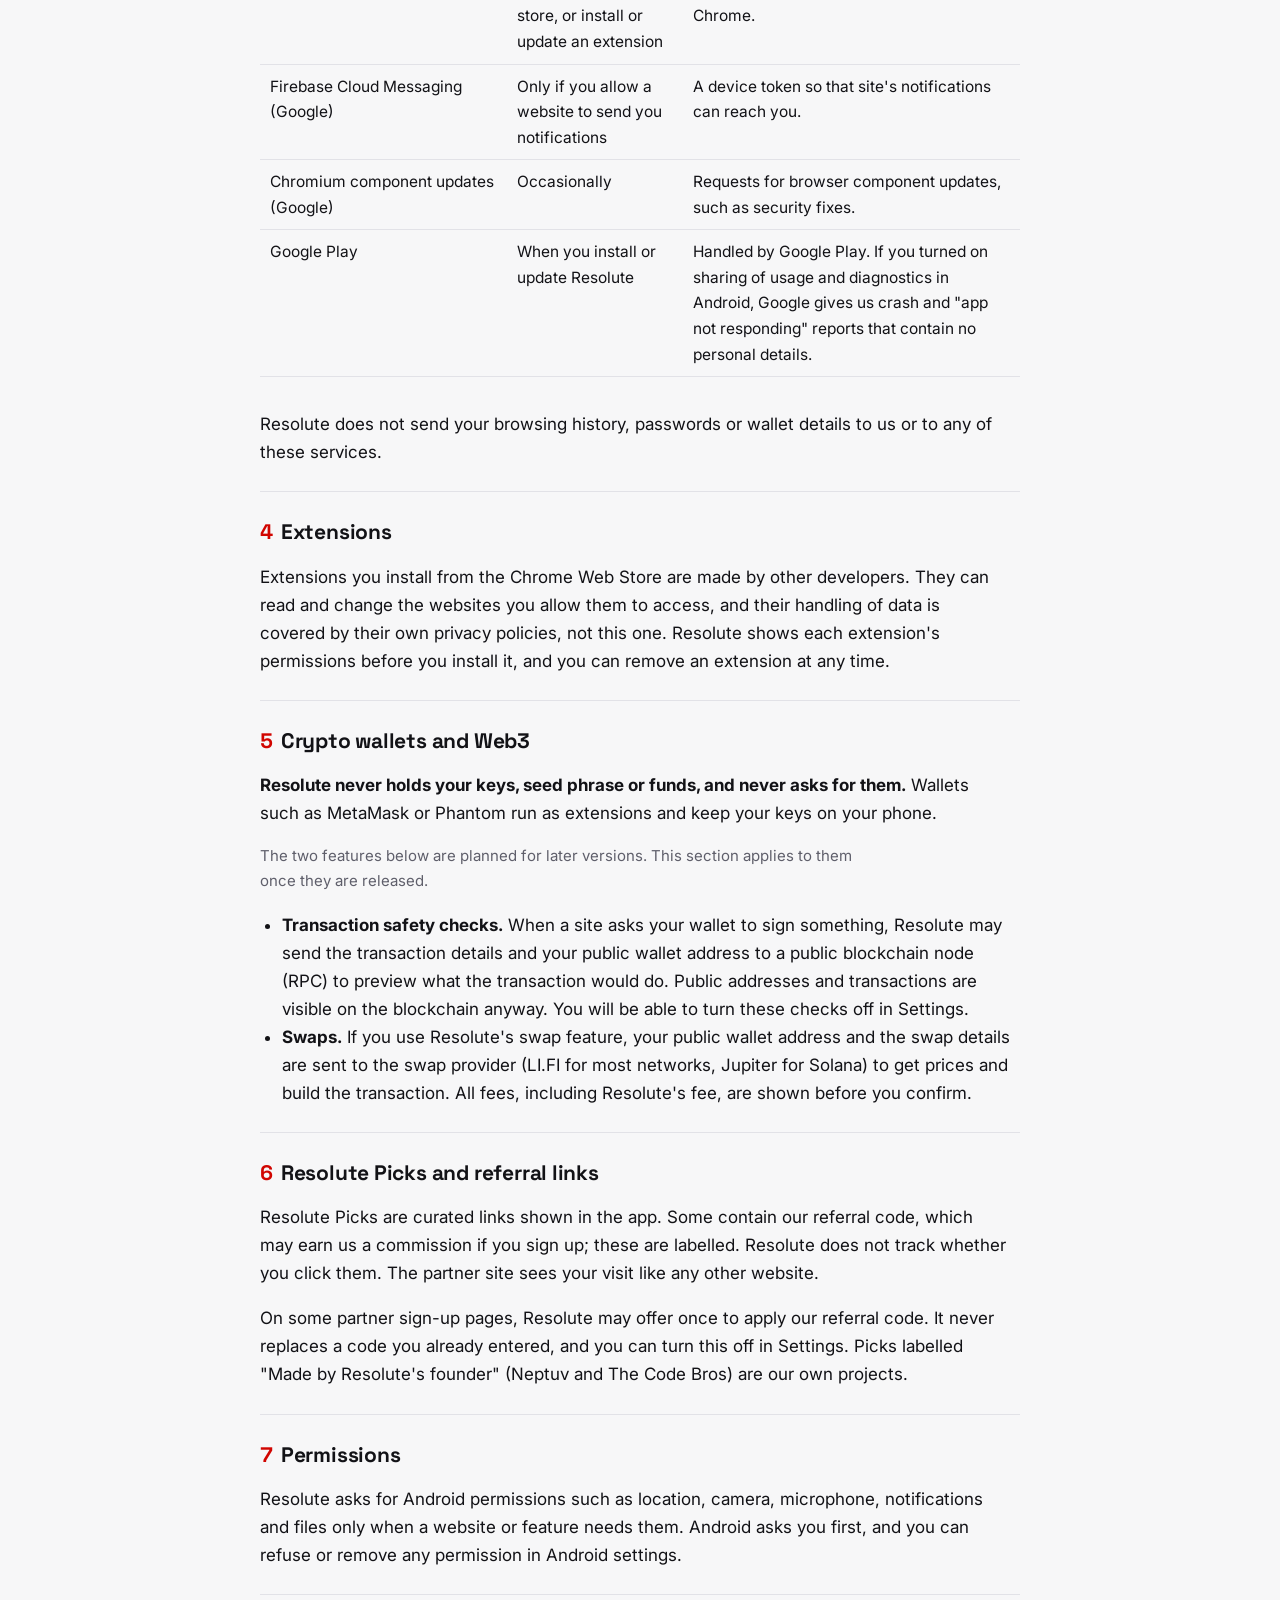
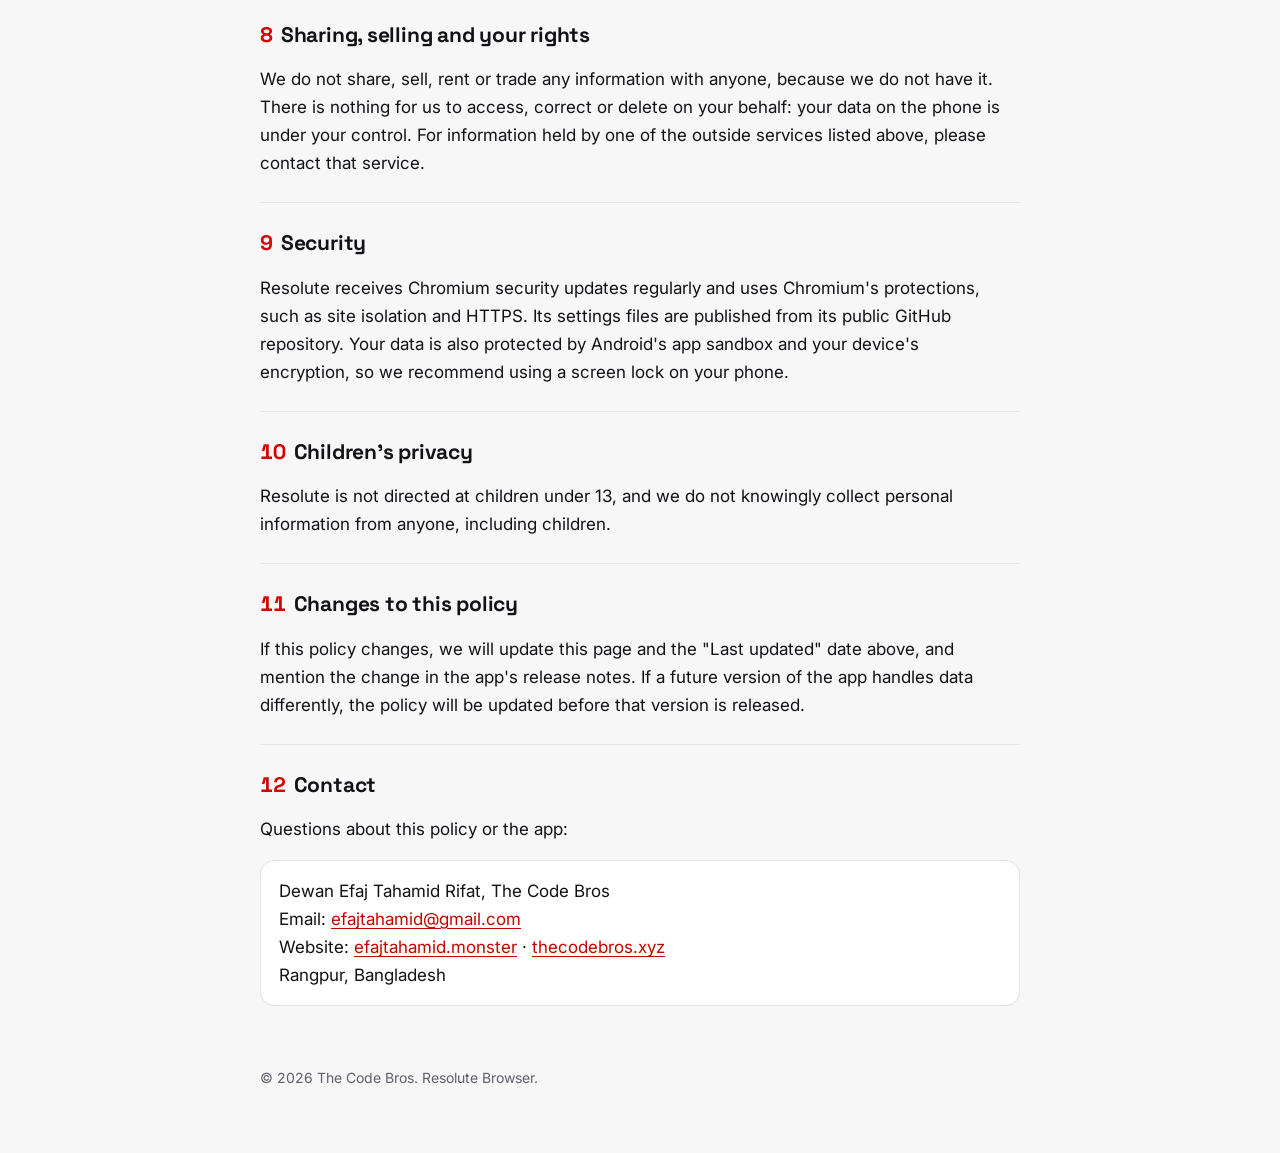
<file: resolute/privacy-policy.html>
<!doctype html><html lang="en"><head><meta charset="utf-8"><meta name="viewport" content="width=device-width, initial-scale=1">
<title>Resolute Browser Privacy Policy</title>
<meta name="description" content="Privacy Policy for Resolute Browser, the Chromium-based Android browser with Chrome extensions and Web3 safety.">
<link rel="icon" href="logo.png">
<link rel="preconnect" href="https://fonts.googleapis.com">
<link rel="preconnect" href="https://fonts.gstatic.com" crossorigin>
<link rel="stylesheet" href="https://fonts.googleapis.com/css2?family=Space+Grotesk:wght@600;700&family=Inter:wght@400;600;700&display=swap">
<style>
  /* Same layout as the other app policies on this site, in Resolute's colours */
  :root {
    --bg: #F7F7F8;
    --surface: #FFFFFF;
    --ink: #121216;
    --muted: #5F5F6B;
    --line: #E2E2E7;
    --brand: #C20500;
    --accent: #D10500;
    --accent-soft: #FBE9E8;
    --font-display: "Space Grotesk", "Segoe UI", system-ui, sans-serif;
    --font-body: "Inter", "Segoe UI", system-ui, -apple-system, sans-serif;
  }
  @media (prefers-color-scheme: dark) {
    :root:not([data-theme="light"]) {
      --bg: #0D0D0F; --surface: #17171B; --ink: #F2F2F4; --muted: #A3A3AD; --line: #2A2A31;
      --brand: #FF6B5E; --accent: #FF4D42; --accent-soft: #2A1514; color-scheme: dark;
    }
  }
  :root[data-theme="dark"] {
    --bg: #0D0D0F; --surface: #17171B; --ink: #F2F2F4; --muted: #A3A3AD; --line: #2A2A31;
    --brand: #FF6B5E; --accent: #FF4D42; --accent-soft: #2A1514; color-scheme: dark;
  }
  body { background: var(--bg); color: var(--ink); font-family: var(--font-body); font-size: 17px; line-height: 1.65; }
  .wrap { max-width: 760px; margin: 0 auto; padding-inline: 20px; padding-block: 40px 64px; }
  header { display: flex; gap: 18px; align-items: center; flex-wrap: wrap; }
  .logo { width: 72px; height: 72px; border-radius: 18px; flex: none; }
  .brand { min-width: 0; }
  .eyebrow { font-family: var(--font-display); font-weight: 700; font-size: 12px; letter-spacing: .14em; text-transform: uppercase; color: var(--accent); margin: 0; }
  h1 { font-family: var(--font-display); font-weight: 700; font-size: clamp(28px, 5vw, 40px); line-height: 1.15; margin: 4px 0 0; letter-spacing: -0.02em; text-wrap: balance; }
  .meta { color: var(--muted); font-size: 15px; margin: 14px 0 0; }
  .facts { margin-top: 28px; background: var(--accent-soft); border-radius: 16px; padding: 20px 22px; display: grid; gap: 10px; }
  .facts h2 { margin: 0 0 4px; font-size: 18px; }
  .facts ul { margin: 0; padding-left: 20px; display: grid; gap: 4px; }
  main { margin-top: 12px; }
  section { padding-top: 26px; border-bottom: 1px solid var(--line); padding-bottom: 8px; }
  section:last-of-type { border-bottom: 0; }
  h2 { font-family: var(--font-display); font-weight: 700; font-size: 21px; line-height: 1.3; margin: 0 0 8px; letter-spacing: -0.01em; text-wrap: balance; }
  h2 .n { color: var(--accent); margin-right: 8px; font-variant-numeric: tabular-nums; }
  p, li { max-width: 68ch; }
  ul { padding-left: 22px; }
  a { color: var(--brand); text-underline-offset: 3px; }
  a:focus-visible { outline: 2px solid var(--accent); outline-offset: 2px; border-radius: 3px; }
  code { font-size: .88em; background: var(--surface); border: 1px solid var(--line); padding: 1px 6px; border-radius: 5px; overflow-wrap: anywhere; }
  .tablewrap { overflow-x: auto; }
  table { width: 100%; border-collapse: collapse; margin: 6px 0 16px; font-size: 15.5px; }
  th, td { text-align: left; vertical-align: top; padding: 9px 10px; border-bottom: 1px solid var(--line); }
  th { font-family: var(--font-display); font-weight: 600; font-size: 14px; color: var(--muted); }
  @media (max-width: 560px) { table { font-size: 15px; } }
  .note { color: var(--muted); font-size: 15px; }
  .contact { background: var(--surface); border: 1px solid var(--line); border-radius: 14px; padding: 16px 18px; margin: 8px 0 16px; overflow-wrap: anywhere; }
  footer { margin-top: 36px; color: var(--muted); font-size: 14px; }
</style>
</head><body style="margin:0">

<div class="wrap">
  <header>
    <img class="logo" alt="Resolute Browser logo" width="72" height="72" src="logo.png">
    <div class="brand">
      <p class="eyebrow">Resolute Browser · Android app</p>
      <h1>Privacy Policy</h1>
    </div>
  </header>
  <p class="meta">Effective date: 13 November 2026 · Last updated: 13 November 2026</p>

  <div class="facts" aria-label="Summary">
    <h2>In short</h2>
    <ul>
      <li>Resolute does not collect, sell or share your personal data. It has no server of its own.</li>
      <li>Your history, tabs, bookmarks, passwords and settings stay on your phone.</li>
      <li>No account, no advertising SDK, no analytics SDK, no tracking.</li>
      <li>Resolute only connects to outside services when a feature needs them, and every one is listed below.</li>
    </ul>
  </div>

  <main>
    <section>
      <h2><span class="n">1</span>Who we are</h2>
      <p>Resolute Browser ("Resolute", "the app", "we", "us") is a web browser for Android (package <code>com.resolute.browser</code>) that supports Chrome extensions and adds safety features for crypto and Web3 sites. It is developed by Dewan Efaj Tahamid Rifat and published on Google Play by The Code Bros (<a href="https://thecodebros.xyz" rel="noopener">thecodebros.xyz</a>).</p>
      <p>Resolute is built on Chromium, the open-source project behind Google Chrome. Its source code is public at <a href="https://github.com/EfajTahamidRifat/resolute-browser" rel="noopener">github.com/EfajTahamidRifat/resolute-browser</a>, so anyone can check the statements in this policy.</p>
    </section>

    <section>
      <h2><span class="n">2</span>What stays on your phone</h2>
      <p>Everything you create while browsing is stored only on your device. We never receive it.</p>
      <ul>
        <li>Browsing history, open tabs, bookmarks, downloads and saved pages.</li>
        <li>Saved passwords, addresses and form entries (in Chromium's built-in password manager, or in the Android password app you choose).</li>
        <li>Cookies and website data.</li>
        <li>Settings, workspaces, pinned toggles and the data of the extensions you install.</li>
        <li>Safety lists of known scam and phishing sites, downloaded to your phone.</li>
      </ul>
      <p>You can delete this data at any time in <em>Settings → Privacy → Clear browsing data</em>, or by uninstalling the app. Private (incognito) tabs are not saved to your history.</p>
    </section>

    <section>
      <h2><span class="n">3</span>Outside services Resolute connects to</h2>
      <p>Like any browser, Resolute sends requests to the websites you visit. Beyond that, it connects only to the services below. Each one receives your IP address and the technical details of the request, and handles them under its own privacy policy.</p>
      <div class="tablewrap"><table>
        <thead><tr><th scope="col">Service</th><th scope="col">When</th><th scope="col">What it receives</th></tr></thead>
        <tbody>
          <tr><td>Websites you visit</td><td>When you open a page</td><td>What any browser sends: your IP address, browser version and that site's cookies.</td></tr>
          <tr><td>Your search engine</td><td>When you search from the address bar</td><td>Your search words, and suggestions as you type (you can turn suggestions off).</td></tr>
          <tr><td>GitHub (raw.githubusercontent.com)</td><td>About once a day</td><td>A request for Resolute's settings files, safety lists and Resolute Picks icons. Nothing about you is sent.</td></tr>
          <tr><td>Chrome Web Store (Google)</td><td>When you visit the store, or install or update an extension</td><td>The extension you view or install, as with Chrome.</td></tr>
          <tr><td>Firebase Cloud Messaging (Google)</td><td>Only if you allow a website to send you notifications</td><td>A device token so that site's notifications can reach you.</td></tr>
          <tr><td>Chromium component updates (Google)</td><td>Occasionally</td><td>Requests for browser component updates, such as security fixes.</td></tr>
          <tr><td>Google Play</td><td>When you install or update Resolute</td><td>Handled by Google Play. If you turned on sharing of usage and diagnostics in Android, Google gives us crash and "app not responding" reports that contain no personal details.</td></tr>
        </tbody>
      </table></div>
      <p>Resolute does not send your browsing history, passwords or wallet details to us or to any of these services.</p>
    </section>

    <section>
      <h2><span class="n">4</span>Extensions</h2>
      <p>Extensions you install from the Chrome Web Store are made by other developers. They can read and change the websites you allow them to access, and their handling of data is covered by their own privacy policies, not this one. Resolute shows each extension's permissions before you install it, and you can remove an extension at any time.</p>
    </section>

    <section>
      <h2><span class="n">5</span>Crypto wallets and Web3</h2>
      <p><strong>Resolute never holds your keys, seed phrase or funds, and never asks for them.</strong> Wallets such as MetaMask or Phantom run as extensions and keep your keys on your phone.</p>
      <p class="note">The two features below are planned for later versions. This section applies to them once they are released.</p>
      <ul>
        <li><strong>Transaction safety checks.</strong> When a site asks your wallet to sign something, Resolute may send the transaction details and your public wallet address to a public blockchain node (RPC) to preview what the transaction would do. Public addresses and transactions are visible on the blockchain anyway. You will be able to turn these checks off in Settings.</li>
        <li><strong>Swaps.</strong> If you use Resolute's swap feature, your public wallet address and the swap details are sent to the swap provider (LI.FI for most networks, Jupiter for Solana) to get prices and build the transaction. All fees, including Resolute's fee, are shown before you confirm.</li>
      </ul>
    </section>

    <section>
      <h2><span class="n">6</span>Resolute Picks and referral links</h2>
      <p>Resolute Picks are curated links shown in the app. Some contain our referral code, which may earn us a commission if you sign up; these are labelled. Resolute does not track whether you click them. The partner site sees your visit like any other website.</p>
      <p>On some partner sign-up pages, Resolute may offer once to apply our referral code. It never replaces a code you already entered, and you can turn this off in Settings. Picks labelled "Made by Resolute's founder" (Neptuv and The Code Bros) are our own projects.</p>
    </section>

    <section>
      <h2><span class="n">7</span>Permissions</h2>
      <p>Resolute asks for Android permissions such as location, camera, microphone, notifications and files only when a website or feature needs them. Android asks you first, and you can refuse or remove any permission in Android settings.</p>
    </section>

    <section>
      <h2><span class="n">8</span>Sharing, selling and your rights</h2>
      <p>We do not share, sell, rent or trade any information with anyone, because we do not have it. There is nothing for us to access, correct or delete on your behalf: your data on the phone is under your control. For information held by one of the outside services listed above, please contact that service.</p>
    </section>

    <section>
      <h2><span class="n">9</span>Security</h2>
      <p>Resolute receives Chromium security updates regularly and uses Chromium's protections, such as site isolation and HTTPS. Its settings files are published from its public GitHub repository. Your data is also protected by Android's app sandbox and your device's encryption, so we recommend using a screen lock on your phone.</p>
    </section>

    <section>
      <h2><span class="n">10</span>Children's privacy</h2>
      <p>Resolute is not directed at children under 13, and we do not knowingly collect personal information from anyone, including children.</p>
    </section>

    <section>
      <h2><span class="n">11</span>Changes to this policy</h2>
      <p>If this policy changes, we will update this page and the "Last updated" date above, and mention the change in the app's release notes. If a future version of the app handles data differently, the policy will be updated before that version is released.</p>
    </section>

    <section>
      <h2><span class="n">12</span>Contact</h2>
      <p>Questions about this policy or the app:</p>
      <div class="contact">
        Dewan Efaj Tahamid Rifat, The Code Bros<br>
        Email: <a href="mailto:efajtahamid@gmail.com">efajtahamid@gmail.com</a><br>
        Website: <a href="https://efajtahamid.monster" rel="noopener">efajtahamid.monster</a> · <a href="https://thecodebros.xyz" rel="noopener">thecodebros.xyz</a><br>
        Rangpur, Bangladesh
      </div>
    </section>
  </main>

  <footer>© 2026 The Code Bros. Resolute Browser.</footer>
</div>
</body></html>
</file>
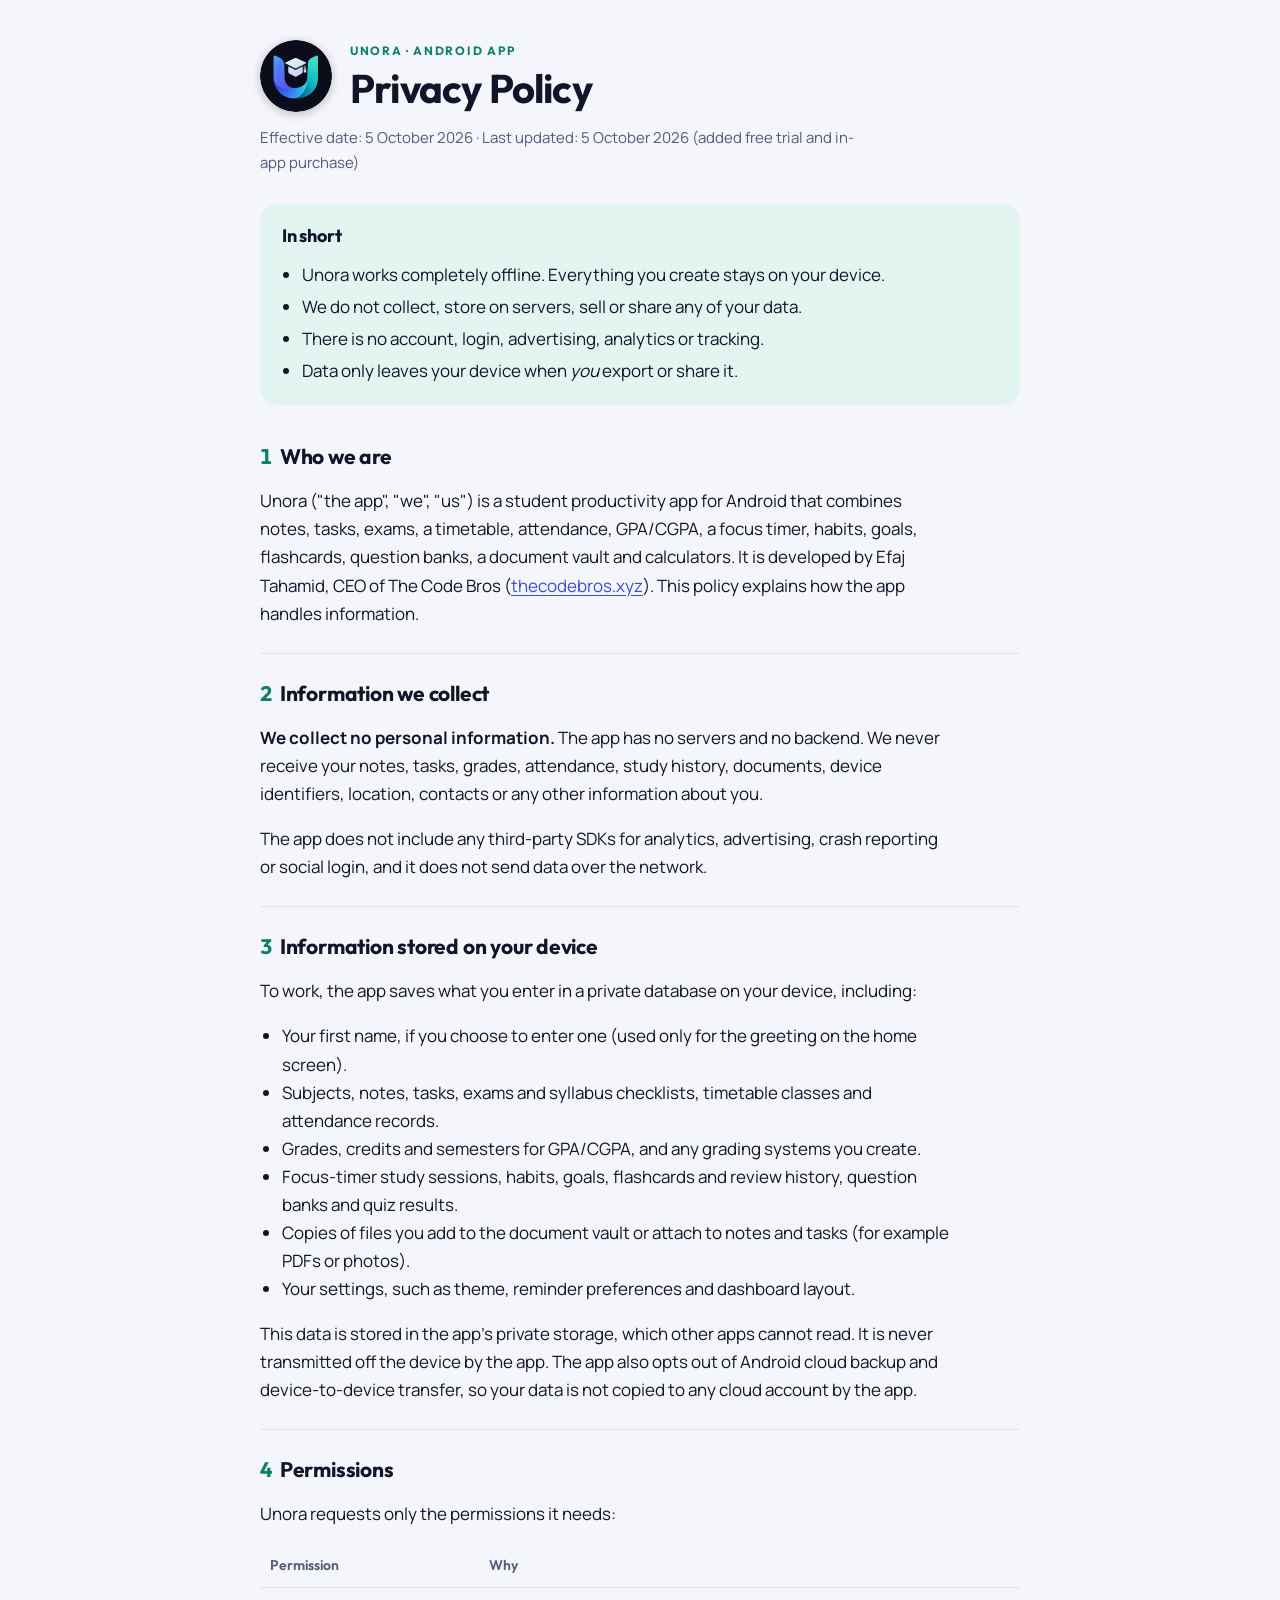
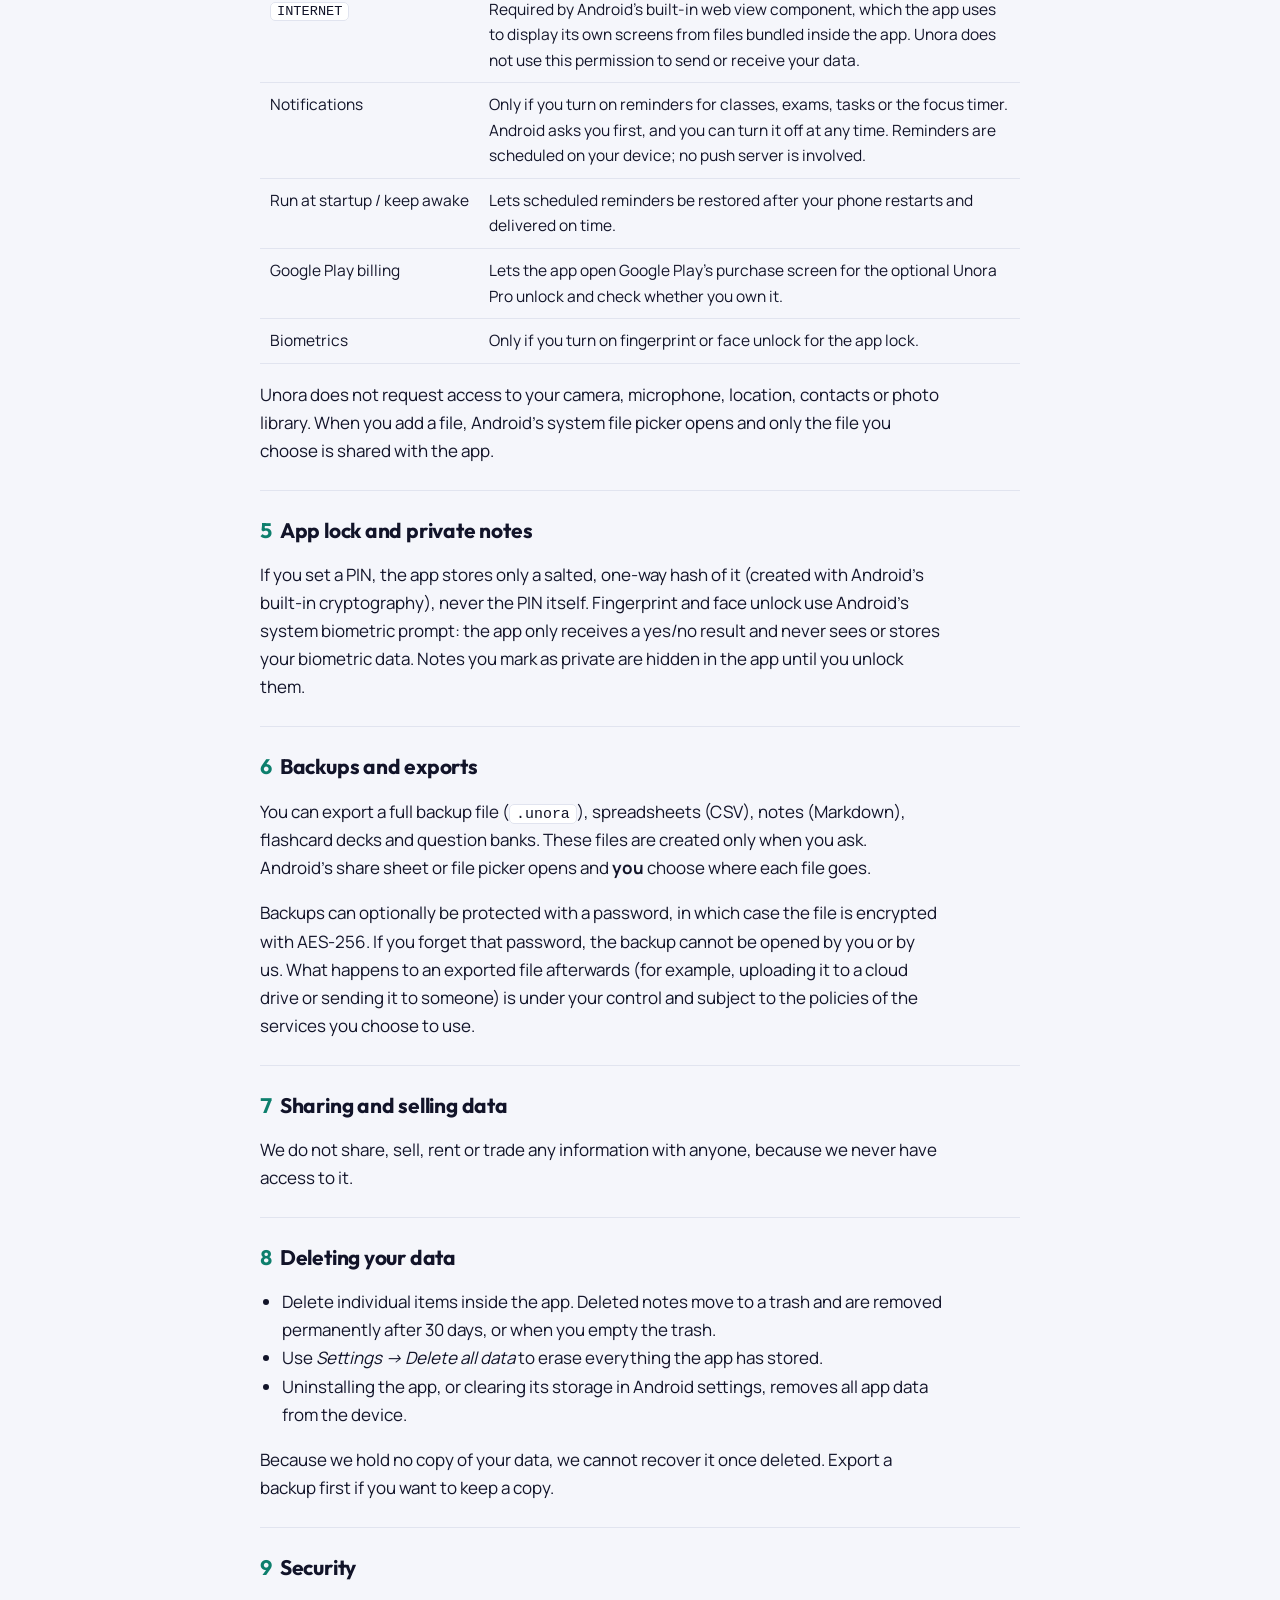
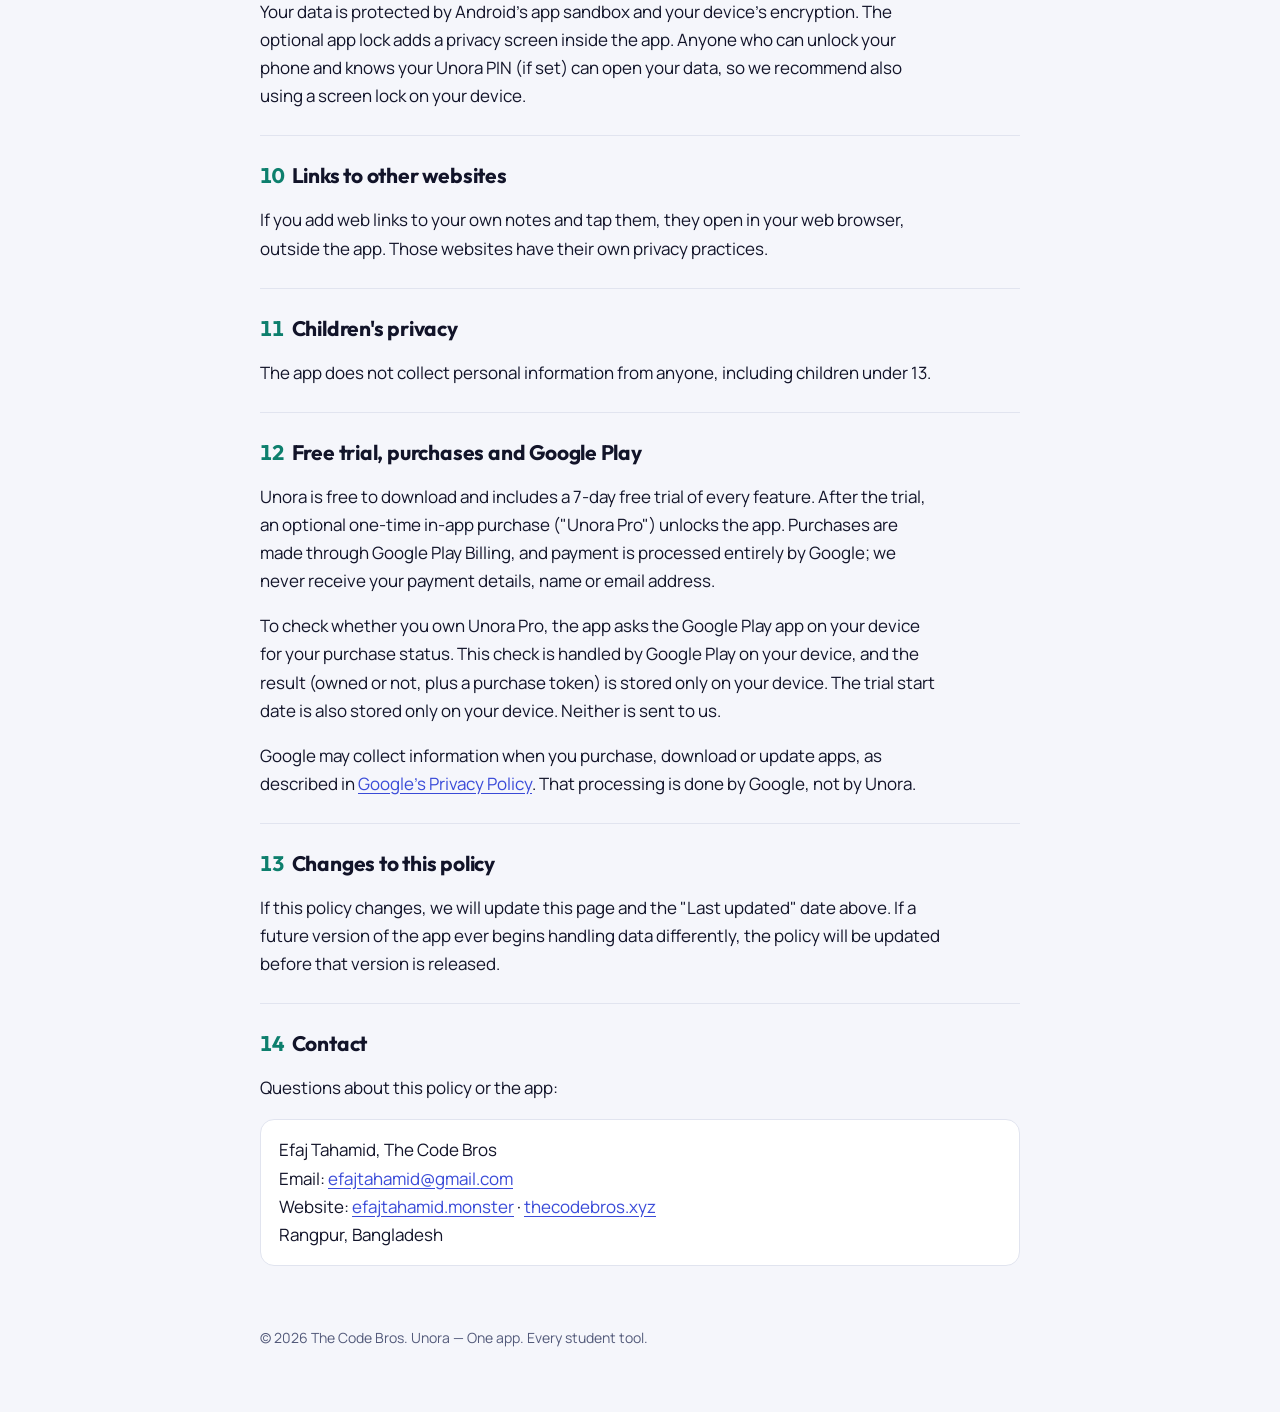
<file: unora/privacy-policy.html>
<!doctype html><html lang="en"><head><meta charset="utf-8"><meta name="viewport" content="width=device-width, initial-scale=1">
<title>Unora Privacy Policy</title>
<meta name="description" content="Privacy Policy for Unora, the private, offline-first student super app for Android.">
<link rel="preconnect" href="https://fonts.googleapis.com">
<link rel="preconnect" href="https://fonts.gstatic.com" crossorigin>
<link rel="stylesheet" href="https://fonts.googleapis.com/css2?family=Outfit:wght@600;700&family=Manrope:wght@400;600;700&display=swap">
<style>
  /* Layout: single readable column, brand header, summary panel up top, numbered legal sections below */
  :root {
    --bg: #F5F6FB;
    --surface: #FFFFFF;
    --ink: #121429;
    --muted: #535A7A;
    --line: #E1E4EF;
    --brand: #3A4BD8;
    --accent: #0D7F6D;
    --accent-soft: #E2F5F1;
    --font-display: "Outfit", "Segoe UI", system-ui, sans-serif;
    --font-body: "Manrope", "Segoe UI", system-ui, -apple-system, sans-serif;
  }
  @media (prefers-color-scheme: dark) {
    :root:not([data-theme="light"]) {
      --bg: #0B0D1A; --surface: #13162B; --ink: #EEF0FB; --muted: #A9AFCF; --line: #262B48;
      --brand: #A3B0FF; --accent: #4FE3C9; --accent-soft: #10292B; color-scheme: dark;
    }
  }
  :root[data-theme="dark"] {
    --bg: #0B0D1A; --surface: #13162B; --ink: #EEF0FB; --muted: #A9AFCF; --line: #262B48;
    --brand: #A3B0FF; --accent: #4FE3C9; --accent-soft: #10292B; color-scheme: dark;
  }
  body { background: var(--bg); color: var(--ink); font-family: var(--font-body); font-size: 17px; line-height: 1.65; }
  .wrap { max-width: 760px; margin: 0 auto; padding-inline: 20px; padding-block: 40px 64px; }
  header { display: flex; gap: 18px; align-items: center; flex-wrap: wrap; }
  .logo { width: 72px; height: 72px; border-radius: 50%; box-shadow: 0 2px 10px rgba(11,13,26,.25); flex: none; }
  .brand { min-width: 0; }
  .eyebrow { font-family: var(--font-display); font-weight: 700; font-size: 12px; letter-spacing: .14em; text-transform: uppercase; color: var(--accent); margin: 0; }
  h1 { font-family: var(--font-display); font-weight: 700; font-size: clamp(28px, 5vw, 40px); line-height: 1.15; margin: 4px 0 0; color: var(--ink); letter-spacing: -0.02em; text-wrap: balance; }
  .meta { color: var(--muted); font-size: 15px; margin: 14px 0 0; }
  .facts { margin-top: 28px; background: var(--accent-soft); border-radius: 16px; padding: 20px 22px; display: grid; gap: 10px; }
  .facts h2 { margin: 0 0 4px; font-size: 18px; }
  .facts ul { margin: 0; padding-left: 20px; display: grid; gap: 4px; }
  main { margin-top: 12px; }
  section { padding-top: 26px; border-bottom: 1px solid var(--line); padding-bottom: 8px; }
  section:last-of-type { border-bottom: 0; }
  h2 { font-family: var(--font-display); font-weight: 700; font-size: 21px; line-height: 1.3; color: var(--ink); margin: 0 0 8px; letter-spacing: -0.01em; text-wrap: balance; }
  h2 .n { color: var(--accent); margin-right: 8px; font-variant-numeric: tabular-nums; }
  p, li { max-width: 68ch; }
  ul { padding-left: 22px; }
  a { color: var(--brand); text-underline-offset: 3px; }
  a:focus-visible { outline: 2px solid var(--accent); outline-offset: 2px; border-radius: 3px; }
  code { font-size: .88em; background: var(--surface); border: 1px solid var(--line); padding: 1px 6px; border-radius: 5px; overflow-wrap: anywhere; }
  table { width: 100%; border-collapse: collapse; margin: 6px 0 16px; font-size: 15.5px; }
  th, td { text-align: left; vertical-align: top; padding: 9px 10px; border-bottom: 1px solid var(--line); }
  th { font-family: var(--font-display); font-weight: 600; font-size: 14px; color: var(--muted); }
  td:first-child { white-space: nowrap; }
  @media (max-width: 560px) { td:first-child { white-space: normal; } table { font-size: 15px; } }
  .contact { background: var(--surface); border: 1px solid var(--line); border-radius: 14px; padding: 16px 18px; margin: 8px 0 16px; overflow-wrap: anywhere; }
  footer { margin-top: 36px; color: var(--muted); font-size: 14px; }
</style>
</head><body style="margin:0">

<div class="wrap">
  <header>
    <img class="logo" alt="Unora logo" width="72" height="72" src="[data-uri]">
    <div class="brand">
      <p class="eyebrow">Unora · Android app</p>
      <h1>Privacy Policy</h1>
    </div>
  </header>
  <p class="meta">Effective date: 5 October 2026 · Last updated: 5 October 2026 (added free trial and in-app purchase)</p>

  <div class="facts" aria-label="Summary">
    <h2>In short</h2>
    <ul>
      <li>Unora works completely offline. Everything you create stays on your device.</li>
      <li>We do not collect, store on servers, sell or share any of your data.</li>
      <li>There is no account, login, advertising, analytics or tracking.</li>
      <li>Data only leaves your device when <em>you</em> export or share it.</li>
    </ul>
  </div>

  <main>
    <section>
      <h2><span class="n">1</span>Who we are</h2>
      <p>Unora ("the app", "we", "us") is a student productivity app for Android that combines notes, tasks, exams, a timetable, attendance, GPA/CGPA, a focus timer, habits, goals, flashcards, question banks, a document vault and calculators. It is developed by Efaj Tahamid, CEO of The Code Bros (<a href="https://thecodebros.xyz" rel="noopener">thecodebros.xyz</a>). This policy explains how the app handles information.</p>
    </section>

    <section>
      <h2><span class="n">2</span>Information we collect</h2>
      <p><strong>We collect no personal information.</strong> The app has no servers and no backend. We never receive your notes, tasks, grades, attendance, study history, documents, device identifiers, location, contacts or any other information about you.</p>
      <p>The app does not include any third-party SDKs for analytics, advertising, crash reporting or social login, and it does not send data over the network.</p>
    </section>

    <section>
      <h2><span class="n">3</span>Information stored on your device</h2>
      <p>To work, the app saves what you enter in a private database on your device, including:</p>
      <ul>
        <li>Your first name, if you choose to enter one (used only for the greeting on the home screen).</li>
        <li>Subjects, notes, tasks, exams and syllabus checklists, timetable classes and attendance records.</li>
        <li>Grades, credits and semesters for GPA/CGPA, and any grading systems you create.</li>
        <li>Focus-timer study sessions, habits, goals, flashcards and review history, question banks and quiz results.</li>
        <li>Copies of files you add to the document vault or attach to notes and tasks (for example PDFs or photos).</li>
        <li>Your settings, such as theme, reminder preferences and dashboard layout.</li>
      </ul>
      <p>This data is stored in the app's private storage, which other apps cannot read. It is never transmitted off the device by the app. The app also opts out of Android cloud backup and device-to-device transfer, so your data is not copied to any cloud account by the app.</p>
    </section>

    <section>
      <h2><span class="n">4</span>Permissions</h2>
      <p>Unora requests only the permissions it needs:</p>
      <table>
        <thead><tr><th scope="col">Permission</th><th scope="col">Why</th></tr></thead>
        <tbody>
          <tr><td><code>INTERNET</code></td><td>Required by Android's built-in web view component, which the app uses to display its own screens from files bundled inside the app. Unora does not use this permission to send or receive your data.</td></tr>
          <tr><td>Notifications</td><td>Only if you turn on reminders for classes, exams, tasks or the focus timer. Android asks you first, and you can turn it off at any time. Reminders are scheduled on your device; no push server is involved.</td></tr>
          <tr><td>Run at startup / keep awake</td><td>Lets scheduled reminders be restored after your phone restarts and delivered on time.</td></tr>
          <tr><td>Google Play billing</td><td>Lets the app open Google Play's purchase screen for the optional Unora Pro unlock and check whether you own it.</td></tr>
          <tr><td>Biometrics</td><td>Only if you turn on fingerprint or face unlock for the app lock.</td></tr>
        </tbody>
      </table>
      <p>Unora does not request access to your camera, microphone, location, contacts or photo library. When you add a file, Android's system file picker opens and only the file you choose is shared with the app.</p>
    </section>

    <section>
      <h2><span class="n">5</span>App lock and private notes</h2>
      <p>If you set a PIN, the app stores only a salted, one-way hash of it (created with Android's built-in cryptography), never the PIN itself. Fingerprint and face unlock use Android's system biometric prompt: the app only receives a yes/no result and never sees or stores your biometric data. Notes you mark as private are hidden in the app until you unlock them.</p>
    </section>

    <section>
      <h2><span class="n">6</span>Backups and exports</h2>
      <p>You can export a full backup file (<code>.unora</code>), spreadsheets (CSV), notes (Markdown), flashcard decks and question banks. These files are created only when you ask. Android's share sheet or file picker opens and <strong>you</strong> choose where each file goes.</p>
      <p>Backups can optionally be protected with a password, in which case the file is encrypted with AES-256. If you forget that password, the backup cannot be opened by you or by us. What happens to an exported file afterwards (for example, uploading it to a cloud drive or sending it to someone) is under your control and subject to the policies of the services you choose to use.</p>
    </section>

    <section>
      <h2><span class="n">7</span>Sharing and selling data</h2>
      <p>We do not share, sell, rent or trade any information with anyone, because we never have access to it.</p>
    </section>

    <section>
      <h2><span class="n">8</span>Deleting your data</h2>
      <ul>
        <li>Delete individual items inside the app. Deleted notes move to a trash and are removed permanently after 30 days, or when you empty the trash.</li>
        <li>Use <em>Settings → Delete all data</em> to erase everything the app has stored.</li>
        <li>Uninstalling the app, or clearing its storage in Android settings, removes all app data from the device.</li>
      </ul>
      <p>Because we hold no copy of your data, we cannot recover it once deleted. Export a backup first if you want to keep a copy.</p>
    </section>

    <section>
      <h2><span class="n">9</span>Security</h2>
      <p>Your data is protected by Android's app sandbox and your device's encryption. The optional app lock adds a privacy screen inside the app. Anyone who can unlock your phone and knows your Unora PIN (if set) can open your data, so we recommend also using a screen lock on your device.</p>
    </section>

    <section>
      <h2><span class="n">10</span>Links to other websites</h2>
      <p>If you add web links to your own notes and tap them, they open in your web browser, outside the app. Those websites have their own privacy practices.</p>
    </section>

    <section>
      <h2><span class="n">11</span>Children's privacy</h2>
      <p>The app does not collect personal information from anyone, including children under 13.</p>
    </section>

    <section>
      <h2><span class="n">12</span>Free trial, purchases and Google Play</h2>
      <p>Unora is free to download and includes a 7-day free trial of every feature. After the trial, an optional one-time in-app purchase ("Unora Pro") unlocks the app. Purchases are made through Google Play Billing, and payment is processed entirely by Google; we never receive your payment details, name or email address.</p>
      <p>To check whether you own Unora Pro, the app asks the Google Play app on your device for your purchase status. This check is handled by Google Play on your device, and the result (owned or not, plus a purchase token) is stored only on your device. The trial start date is also stored only on your device. Neither is sent to us.</p>
      <p>Google may collect information when you purchase, download or update apps, as described in <a href="https://policies.google.com/privacy" rel="noopener">Google's Privacy Policy</a>. That processing is done by Google, not by Unora.</p>
    </section>

    <section>
      <h2><span class="n">13</span>Changes to this policy</h2>
      <p>If this policy changes, we will update this page and the "Last updated" date above. If a future version of the app ever begins handling data differently, the policy will be updated before that version is released.</p>
    </section>

    <section>
      <h2><span class="n">14</span>Contact</h2>
      <p>Questions about this policy or the app:</p>
      <div class="contact">
        Efaj Tahamid, The Code Bros<br>
        Email: <a href="mailto:efajtahamid@gmail.com">efajtahamid@gmail.com</a><br>
        Website: <a href="https://efajtahamid.monster" rel="noopener">efajtahamid.monster</a> · <a href="https://thecodebros.xyz" rel="noopener">thecodebros.xyz</a><br>
        Rangpur, Bangladesh
      </div>
    </section>
  </main>

  <footer>© 2026 The Code Bros. Unora — One app. Every student tool.</footer>
</div>
</body></html>
</file>
<file: assets/css/portfolio.css>
/* Efaj Tahamid Rifat — portfolio
   Concept: a darkroom. Black room, one red safelight, prints that develop. */

@font-face{font-family:"Shoulders";src:url(../fonts/big-shoulders-display-latin-800-normal.woff2) format("woff2");font-weight:800;font-display:swap}
@font-face{font-family:"Shoulders";src:url(../fonts/big-shoulders-display-latin-900-normal.woff2) format("woff2");font-weight:900;font-display:swap}
@font-face{font-family:"Instrument";src:url(../fonts/instrument-sans-latin-400-normal.woff2) format("woff2");font-weight:400;font-display:swap}
@font-face{font-family:"Instrument";src:url(../fonts/instrument-sans-latin-500-normal.woff2) format("woff2");font-weight:500;font-display:swap}
@font-face{font-family:"Instrument";src:url(../fonts/instrument-sans-latin-600-normal.woff2) format("woff2");font-weight:600;font-display:swap}

:root{
  --room:#000000;        /* the darkroom */
  --tray:#161514;        /* developing tray / panels */
  --paper:#ebe9e4;       /* fibre photo paper: primary text */
  --silver:#9b9892;      /* secondary text */
  --rule:#2b2927;
  --safelight:#b3191f;   /* the only light in the room */
  --grease:#e3392e;      /* grease-pencil marks */
  --display:"Shoulders",Impact,"Arial Narrow",sans-serif;
  --body:"Instrument",system-ui,-apple-system,"Segoe UI",sans-serif;
  --gut:clamp(20px,4.5vw,72px);
  --max:1320px;
}

*,*::before,*::after{box-sizing:border-box}
html{-webkit-text-size-adjust:100%}
html.lenis,html.lenis body{height:auto}
.lenis.lenis-smooth{scroll-behavior:auto!important}
body{margin:0;background:var(--room);color:var(--paper);font-family:var(--body);font-size:17px;line-height:1.6;-webkit-font-smoothing:antialiased;overflow-x:clip}
main,.foot{overflow-x:clip}
img{display:block;max-width:100%;height:auto}
a{color:inherit}
:focus-visible{outline:2px solid var(--grease);outline-offset:3px}
::selection{background:var(--safelight);color:#fff}
.wrap{max-width:var(--max);margin:0 auto;padding:0 var(--gut)}
.skip{position:absolute;left:-999px;top:8px;background:var(--paper);color:#000;padding:8px 12px;z-index:50}
.skip:focus{left:8px}

/* ---------- header ---------- */
.top{position:fixed;inset:0 0 auto 0;z-index:20;display:flex;align-items:center;gap:28px;padding:18px var(--gut);
  background:linear-gradient(#000 0%,rgba(0,0,0,.75) 60%,transparent);transition:transform .45s cubic-bezier(.2,.8,.2,1)}
.top.hide{transform:translateY(-100%)}
.mark{font-family:var(--display);font-weight:900;font-size:26px;letter-spacing:.02em;text-decoration:none;line-height:1}
.top nav{display:flex;gap:26px;margin-left:auto}
.top nav a,.top-cta{font-size:15px;font-weight:500;text-decoration:none;color:var(--silver);transition:color .2s}
.top nav a:hover,.top-cta:hover{color:var(--paper)}
.top-cta{color:var(--paper);border-bottom:1px solid var(--safelight);padding-bottom:2px}

/* ---------- safelight ---------- */
.safelight{position:absolute;pointer-events:none;inset:-20% -10% auto auto;width:min(1100px,120vw);aspect-ratio:1;
  background:radial-gradient(circle at 60% 40%,rgba(179,25,31,.42),rgba(179,25,31,.12) 38%,transparent 66%)}
.safelight.low{inset:auto auto -45% -20%;width:min(1000px,130vw)}

/* ---------- hero ---------- */
.hero{position:relative;min-height:100vh;min-height:100svh;display:grid;grid-template-columns:minmax(0,1.05fr) minmax(0,.95fr);align-items:end;
  gap:clamp(24px,4vw,64px);padding:120px var(--gut) clamp(40px,7vh,80px);max-width:calc(var(--max) + 2*var(--gut));margin:0 auto;overflow:visible}
.hero-copy{grid-column:1;grid-row:1;position:relative;z-index:2;padding-bottom:4px}
.print{grid-column:2;grid-row:1;margin:0;position:relative;z-index:1;align-self:center}
.paper{position:relative;background:#f1efe9;padding:clamp(10px,1.2vw,16px) clamp(10px,1.2vw,16px) clamp(34px,4vw,52px);
  box-shadow:0 30px 80px rgba(0,0,0,.6);transform:rotate(1.4deg)}
.paper img{width:100%;aspect-ratio:900/830;object-fit:cover;filter:grayscale(1) contrast(1.08)}
.print figcaption{margin-top:18px;color:var(--silver);font-size:14px;transform:rotate(1.4deg)}

.name{font-family:var(--display);font-weight:900;text-transform:uppercase;line-height:.8;letter-spacing:-.01em;margin:0 0 30px;
  font-size:clamp(84px,14.5vw,232px)}
.name span{display:block}
.name span:nth-child(2){color:transparent;-webkit-text-stroke:2px var(--paper)}
.lede{font-size:clamp(18px,1.6vw,21px);line-height:1.5;max-width:34ch;margin:0 0 14px}
.role{color:var(--silver);margin:0 0 30px}
.role a{color:var(--paper);text-decoration-color:var(--safelight);text-underline-offset:4px}
.actions{display:flex;flex-wrap:wrap;gap:12px}
.btn{display:inline-flex;align-items:center;min-height:50px;padding:0 24px;font-weight:600;font-size:16px;text-decoration:none;border-radius:999px;transition:background .2s,color .2s,border-color .2s}
.btn-light{background:var(--paper);color:#000}
.btn-light:hover{background:#fff}
.btn-line{border:1.5px solid #4a4744;color:var(--paper)}
.btn-line:hover{border-color:var(--paper)}

/* the print develops: blank paper under red light → image appears → light comes up */
@media (prefers-reduced-motion:no-preference){
  .js .paper img{animation:develop 3.4s cubic-bezier(.3,.1,.3,1) .5s both}
  .js .paper::after{content:"";position:absolute;inset:0;background:var(--safelight);mix-blend-mode:multiply;pointer-events:none;animation:light-up 1.6s ease 3.3s both}
  .js .name span{animation:rise .9s cubic-bezier(.2,.8,.2,1) both}
  .js .name span:nth-child(1){animation-delay:.25s}
  .js .name span:nth-child(2){animation-delay:.38s}
  .js .name span:nth-child(3){animation-delay:.51s}
  .js .lede,.js .role,.js .actions{animation:fade .8s ease both}
  .js .lede{animation-delay:1.1s}.js .role{animation-delay:1.25s}.js .actions{animation-delay:1.4s}
}
@keyframes develop{
  0%{opacity:0;filter:grayscale(1) contrast(.2) brightness(2.6)}
  35%{opacity:.35;filter:grayscale(1) contrast(.5) brightness(1.8)}
  100%{opacity:1;filter:grayscale(1) contrast(1.08) brightness(1)}
}
@keyframes light-up{from{opacity:.55}to{opacity:0}}
@keyframes rise{from{opacity:0;transform:translateY(40%)}to{opacity:1;transform:none}}
@keyframes fade{from{opacity:0}to{opacity:1}}

/* ---------- shared headings ---------- */
section{position:relative}
.h2{font-family:var(--display);font-weight:800;font-size:clamp(48px,7vw,104px);line-height:.88;text-transform:uppercase;margin:0 0 20px;letter-spacing:-.005em}
.intro{max-width:56ch;color:var(--silver);margin:0 0 44px;font-size:18px}

/* ---------- contact sheet ---------- */
.sheet{padding:clamp(100px,14vw,180px) 0 clamp(70px,9vw,120px)}
.strip{background:var(--tray);padding:46px 0;position:relative}
.strip::before,.strip::after{content:"";position:absolute;left:0;right:0;height:14px;
  background:radial-gradient(ellipse 6px 4.5px at 50% 50%,#000 98%,transparent) 0 0/26px 14px repeat-x}
.strip::before{top:14px}.strip::after{bottom:14px}
.frames{max-width:var(--max);margin:0 auto;padding:0 var(--gut);display:grid;grid-template-columns:repeat(6,1fr);gap:40px 28px}
.frame{position:relative;grid-column:span 2}
.frame:nth-child(1){grid-column:span 4;grid-row:span 2}
.frame:nth-child(n+2){grid-column:span 2}
.frame a{display:block;text-decoration:none;color:inherit}
.neg{background:#000;padding:8px;overflow:hidden}
.neg img{width:100%;aspect-ratio:2.14;object-fit:cover;object-position:top;filter:grayscale(1) contrast(1.05) brightness(.82);transition:filter .6s ease}
.frame a:hover .neg img,.frame a:focus-visible .neg img{filter:none}
.edge{display:flex;justify-content:space-between;margin:6px 2px 10px;font-family:var(--display);font-weight:800;font-size:13px;letter-spacing:.08em;color:#c79a3c}
.frame h3{font-family:var(--display);font-weight:800;font-size:clamp(30px,3vw,42px);line-height:1;text-transform:uppercase;margin:0 0 8px}
.frame p{color:var(--silver);margin:0 0 10px;max-width:52ch;font-size:16px}
.url{font-size:14px;font-weight:600;border-bottom:1px solid var(--rule);padding-bottom:1px;transition:border-color .2s}
.frame a:hover .url{border-color:var(--paper)}
.grease{position:absolute;left:-3%;top:-6%;width:106%;height:calc(var(--negh,60%) + 12%);pointer-events:none;overflow:visible}
.grease path{fill:none;stroke:var(--grease);stroke-width:5;stroke-linecap:round;vector-effect:non-scaling-stroke;opacity:.92}
.note{position:absolute;top:-4px;right:-8px;font-family:"Segoe Print","Bradley Hand","Comic Sans MS",cursive;color:var(--grease);font-size:26px;transform:rotate(-8deg);pointer-events:none}
.more{color:var(--silver);margin-top:34px;font-size:16px}

/* ---------- apps ---------- */
.apps{padding:clamp(70px,9vw,130px) 0}
.app-list{list-style:none;margin:30px 0 0;padding:0;border-top:1px solid var(--rule)}
.app-list li{display:grid;grid-template-columns:minmax(220px,1fr) minmax(0,1.6fr) auto;gap:16px 40px;align-items:baseline;padding:28px 0;border-bottom:1px solid var(--rule)}
.app-name h3{font-family:var(--display);font-weight:800;font-size:clamp(34px,3.6vw,48px);line-height:1;margin:0 0 6px;text-transform:uppercase}
.status{color:var(--silver);font-size:14px}
.app-list p{margin:0;max-width:52ch}
.app-list a{font-weight:600;font-size:15px;white-space:nowrap;text-underline-offset:4px;text-decoration-color:var(--safelight)}

/* ---------- about ---------- */
.about{padding:clamp(70px,9vw,130px) 0}
.about-grid{display:grid;grid-template-columns:minmax(0,.75fr) minmax(0,1.25fr);gap:clamp(30px,6vw,96px);align-items:start}
.about-print{margin:0;position:sticky;top:110px}
.about-print img{width:100%;aspect-ratio:768/1376;object-fit:cover;filter:grayscale(1)}
.timeline{list-style:none;margin:0;padding:0}
.timeline li{display:grid;grid-template-columns:110px 1fr;gap:24px;padding:26px 0;border-top:1px solid var(--rule)}
.yr{font-family:var(--display);font-weight:800;font-size:40px;line-height:1;color:var(--safelight)}
.timeline h3{margin:0 0 6px;font-size:20px;font-weight:600}
.timeline p{margin:0;color:var(--silver)}

/* ---------- skills ---------- */
.skills{padding:clamp(60px,8vw,110px) 0}
.skill-cols{display:grid;grid-template-columns:repeat(4,1fr);gap:clamp(24px,4vw,56px);margin-top:28px}
.skill-cols h3{font-size:20px;font-weight:600;margin:0 0 10px;padding-top:16px;border-top:2px solid var(--paper)}
.skill-cols p{margin:0;color:var(--silver)}
.platforms{list-style:none;display:flex;flex-wrap:wrap;gap:8px;margin:16px 0 0;padding:0}
.platforms li{font-size:14px;font-weight:600;padding:5px 12px;border:1px solid #4a4744;border-radius:999px}
@media (max-width:1180px) and (min-width:981px){.skill-cols{grid-template-columns:repeat(2,1fr)}}

/* ---------- hire ---------- */
.hire{padding:clamp(60px,8vw,110px) 0}
.offers{display:grid;grid-template-columns:repeat(3,1fr);margin-top:30px;border-top:1px solid var(--rule);border-bottom:1px solid var(--rule)}
.offer{padding:30px clamp(18px,2.4vw,34px) 34px 0}
.offer + .offer{border-left:1px solid var(--rule);padding-left:clamp(18px,2.4vw,34px)}
.offer h3{font-family:var(--display);font-weight:800;font-size:40px;text-transform:uppercase;line-height:1;margin:0 0 4px}
.price{font-weight:600;margin:0 0 14px;color:var(--paper)}
.offer p:not(.price){color:var(--silver);margin:0 0 18px}
.offer a{font-weight:600;text-underline-offset:4px;text-decoration-color:var(--safelight)}
.small-job{color:var(--silver);margin-top:26px}

/* ---------- contact ---------- */
.contact{padding:clamp(110px,14vw,190px) 0 clamp(80px,10vw,140px);overflow:hidden}
.phone{display:block;font-family:var(--display);font-weight:900;font-size:clamp(58px,10.5vw,170px);line-height:.9;text-decoration:none;margin:10px 0 40px;letter-spacing:-.01em;transition:color .25s}
.phone:hover{color:#fff;text-shadow:0 0 60px rgba(179,25,31,.7)}
.socials{list-style:none;display:flex;flex-wrap:wrap;gap:12px 30px;margin:0;padding:0}
.socials a{text-decoration:none;color:var(--silver);font-weight:500}
.socials a:hover{color:var(--paper)}

/* ---------- footer ---------- */
.foot{border-top:1px solid var(--rule);padding:26px 0 34px;color:var(--silver);font-size:14px}
.foot-row{display:flex;justify-content:space-between;gap:16px;flex-wrap:wrap}
.foot a{color:var(--paper)}

/* ---------- responsive ---------- */
@media (max-width:980px){
  .hero{grid-template-columns:1fr;align-items:start;padding-top:96px}
  .print{grid-column:1;grid-row:1;max-width:520px;width:88%;justify-self:end}
  .hero-copy{grid-row:2;margin-top:-12vw}
  .print figcaption{display:none}
  .frames{grid-template-columns:1fr 1fr}
  .frame,.frame:nth-child(n){grid-column:span 2}
  .about-grid{grid-template-columns:1fr}
  .about-print{position:relative;top:0;max-width:340px}
  .skill-cols,.offers{grid-template-columns:1fr}
  .offer + .offer{border-left:0;border-top:1px solid var(--rule);padding-left:0}
  .app-list li{grid-template-columns:1fr}
}
@media (max-width:640px){
  body{font-size:16px}
  .top nav{display:none}
  .top-cta{margin-left:auto}
  .name{font-size:clamp(70px,22vw,120px)}
  .name span:nth-child(2){-webkit-text-stroke-width:1.5px}
  .timeline li{grid-template-columns:72px 1fr;gap:14px}
  .yr{font-size:30px}
  .strip{padding:40px 0}
}
@media (prefers-reduced-motion:reduce){*{transition:none!important;animation:none!important}}

/* =========================================================
   Story: five scroll-driven chapters
   ========================================================= */
.sr-only{position:absolute;width:1px;height:1px;overflow:hidden;clip:rect(0 0 0 0);white-space:nowrap}
.story{background:#000}
/* without JS / reduced motion: a plain readable list */
.chapters{list-style:none;margin:0 auto;padding:clamp(80px,10vw,140px) var(--gut);max-width:var(--max);display:grid;gap:56px}
.ch-no{display:block;color:var(--safelight);font-weight:600;font-size:15px;margin-bottom:6px}
.ch h3{font-family:var(--display);font-weight:900;text-transform:uppercase;font-size:clamp(52px,8vw,128px);line-height:.86;margin:0 0 18px}
.ch p{font-size:clamp(18px,1.6vw,22px);line-height:1.5;max-width:30ch;margin:0;color:var(--paper)}
.ch-cta{margin-top:26px}
.story-canvas,.story-bar,.story-shade{display:none}

/* live: a sticky stage scrubbed by scroll */
.story-live .story{height:760vh}
.story-live .story-stage{position:sticky;top:0;height:100vh;height:100svh;overflow:hidden}
.story-live .story-canvas{display:block;position:absolute;inset:0;width:100%;height:100%}
.story-live .story-shade{display:block;position:absolute;inset:0;pointer-events:none;background:linear-gradient(90deg,rgba(0,0,0,.88) 0%,rgba(0,0,0,.6) 32%,transparent 58%),linear-gradient(0deg,rgba(0,0,0,.7),transparent 45%)}
@media (max-width:900px){.story-live .story-shade{background:linear-gradient(0deg,rgba(0,0,0,.92) 0%,rgba(0,0,0,.75) 34%,transparent 62%)}}
.story-live .chapters{position:absolute;inset:0;padding:0;max-width:none;display:block;pointer-events:none}
.story-live .ch{position:absolute;left:var(--gut);bottom:clamp(56px,11vh,120px);max-width:min(560px,86vw);opacity:0;visibility:hidden;will-change:opacity,transform}
.story-live .ch a{pointer-events:auto}
.story-live .ch h3{text-shadow:0 4px 40px rgba(0,0,0,.9)}
.story-live .ch p{text-shadow:0 2px 18px rgba(0,0,0,.95)}
.story-live .story-bar{display:block;position:absolute;left:var(--gut);right:var(--gut);top:84px;height:2px;background:var(--rule)}
.story-live .story-bar i{display:block;height:100%;background:var(--safelight);transform:scaleX(0);transform-origin:left}
@media (max-width:640px){
  .story-live .ch{bottom:40px}
  .story-live .ch h3{font-size:clamp(34px,10.8vw,72px)}
}

/* parallax helpers */
.neg{position:relative}
.neg img{will-change:transform}
.about-print{overflow:hidden}
</file>
